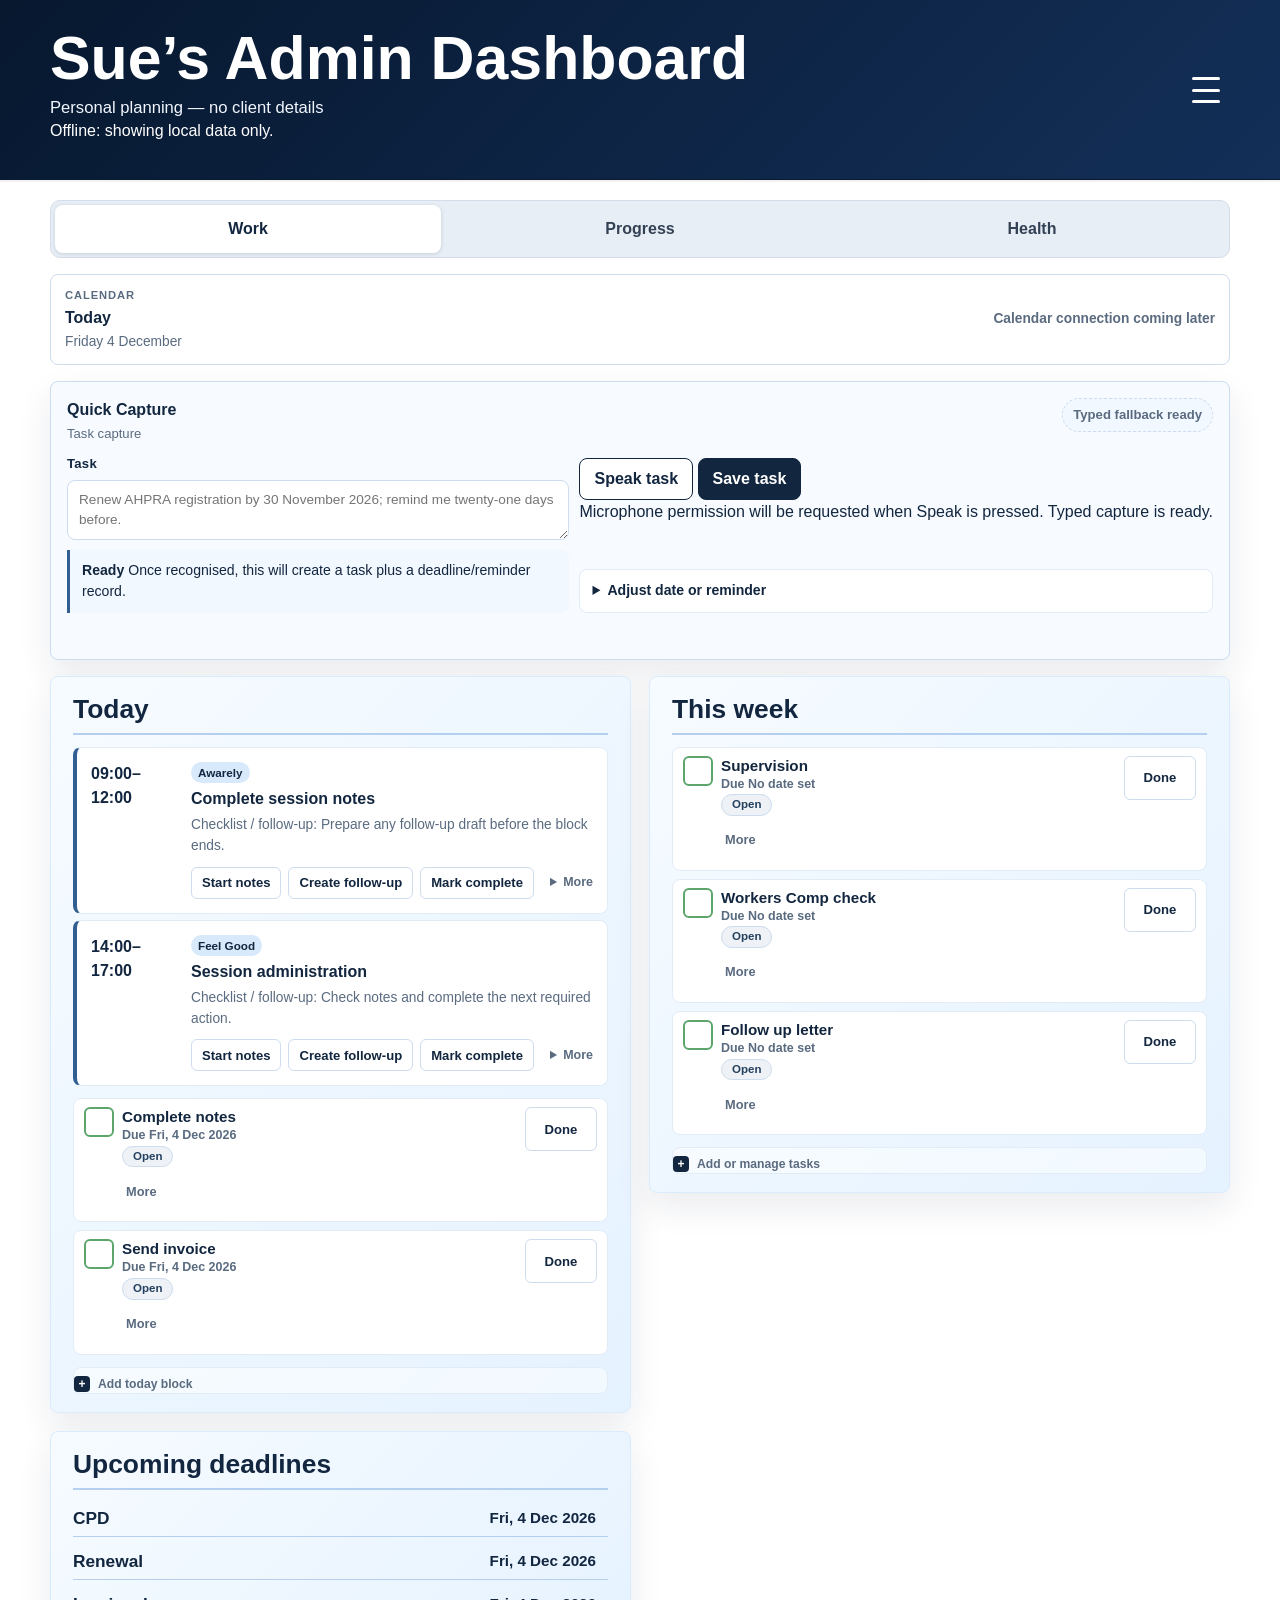
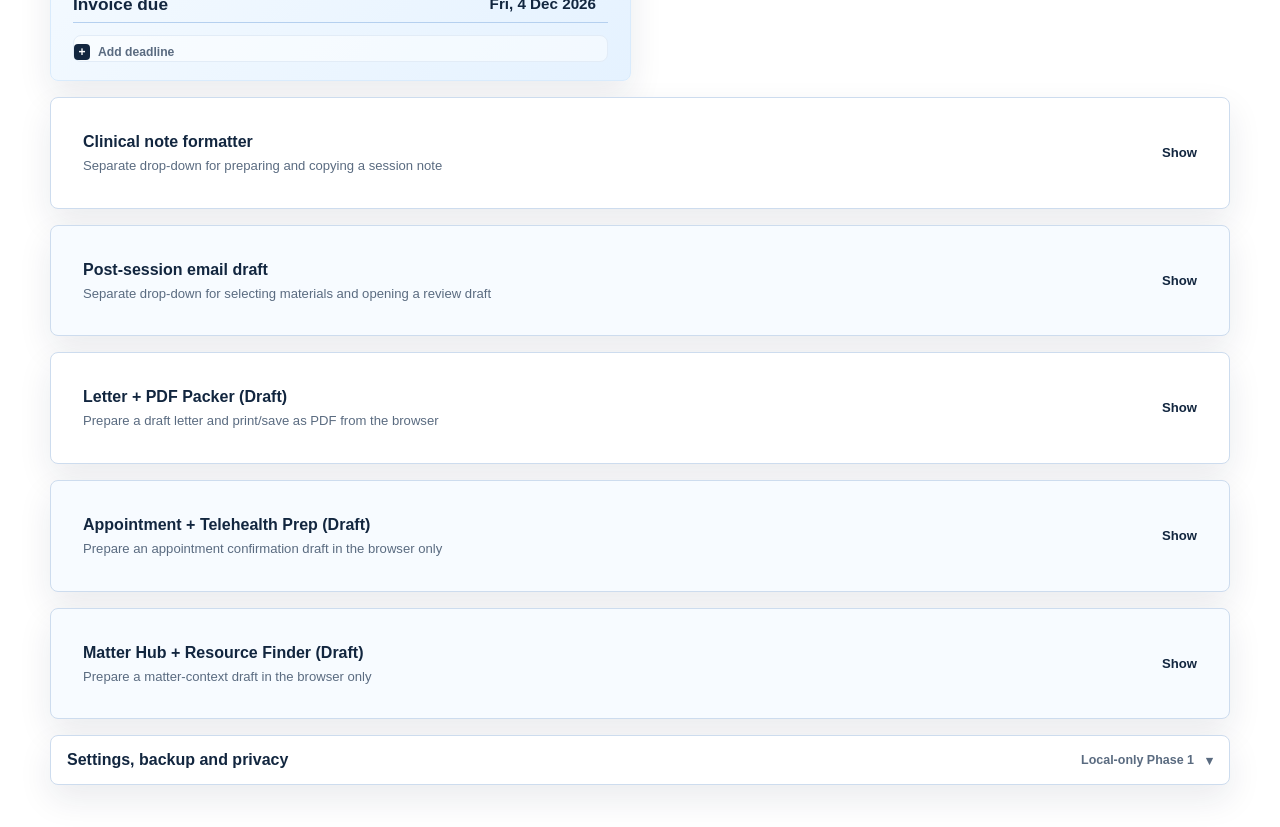
<file: index.html>
<!doctype html>
<html lang="en-AU">
  <head>
    <meta charset="utf-8">
    <meta name="viewport" content="width=device-width, initial-scale=1">
    <title>Sue’s Admin Dashboard</title>
    <link rel="stylesheet" href="styles.css">
  </head>
  <body>
    <header class="topbar" role="banner">
      <div class="topbar__inner">
        <div class="topbar__brand">
          <h1 class="topbar__title">Sue’s Admin Dashboard</h1>
          <p class="topbar__subtitle">Personal planning — no client details</p>
        </div>
        <details class="topbar-menu">
          <summary class="topbar-menu__button" aria-label="Open dashboard menu">
            <span></span>
            <span></span>
            <span></span>
          </summary>
          <div class="topbar-menu__panel">
            <div class="topbar-menu__date">
              <span>Today</span>
              <strong id="today-label">Today</strong>
            </div>
            <button class="button button--ghost" id="load-demo" type="button">Load demo</button>
            <button class="button button--danger" id="reset-empty" type="button">Empty reset</button>
            <a class="menu-link" href="#settings-panel">Settings and backup</a>
          </div>
        </details>
      </div>
    </header>

    <main class="shell" id="main">
      <nav class="view-tabs" role="tablist" aria-label="Dashboard sections">
        <button class="view-tab" id="work-tab" type="button" role="tab" aria-selected="true" aria-controls="work-panel">Work</button>
        <button class="view-tab" id="progress-tab" type="button" role="tab" aria-selected="false" aria-controls="progress-panel" tabindex="-1">Progress</button>
        <button class="view-tab" id="health-tab" type="button" role="tab" aria-selected="false" aria-controls="health-panel" tabindex="-1">Health</button>
      </nav>

      <div class="sr-only" aria-live="polite">
        <span id="summary-open-tasks">0</span>
        <span id="summary-overdue">0</span>
        <span id="summary-upcoming">0</span>
      </div>

      <section id="work-panel" class="tab-panel" role="tabpanel" aria-labelledby="work-tab">
      <section class="calendar-placeholder" aria-labelledby="calendar-placeholder-title">
        <div>
          <span class="calendar-placeholder__eyebrow">Calendar</span>
          <h2 id="calendar-placeholder-title" class="calendar-placeholder__title">Today</h2>
          <p class="calendar-placeholder__date" id="calendar-placeholder-date">Loading today…</p>
        </div>
        <p class="calendar-placeholder__message">Calendar connection coming later</p>
      </section>

      <section class="panel quick-capture-panel" aria-labelledby="capture-title">
        <div class="panel__header panel__header--split">
          <div>
            <h2 id="capture-title" class="section-title">Quick Capture</h2>
            <p class="section-hint">Task capture</p>
          </div>
          <span class="save-state" id="capture-save-state">Typed fallback ready</span>
        </div>
        <form class="form form--capture" id="capture-form">
          <label class="field field--grow">
            <span class="field__label">Task</span>
            <textarea id="capture-text" rows="2" required placeholder="Renew AHPRA registration by 30 November 2026; remind me twenty-one days before."></textarea>
          </label>
          <div class="capture-tools">
            <button class="button button--ghost capture-speak-button" id="capture-speak" type="button">Speak task</button>
            <button class="button" type="submit">Save task</button>
            <p class="capture-status" id="capture-speech-status" role="status" aria-live="polite">Checking microphone support...</p>
          </div>
          <div class="capture-preview" id="capture-preview" aria-live="polite">
            <strong>Ready</strong>
            <span>Once recognised, this will create a task plus a deadline/reminder record.</span>
          </div>
          <details class="capture-adjustments">
            <summary>Adjust date or reminder</summary>
            <div class="form__row">
              <label class="field">
                <span class="field__label">Due date</span>
                <input id="capture-due" type="date" required>
              </label>
              <label class="field">
                <span class="field__label">Reminder lead time in days</span>
                <input id="capture-reminder-days" type="number" min="0" max="365" value="2" inputmode="numeric" required>
              </label>
            </div>
          </details>
          <p class="import-status import-status--info" id="capture-submit-status" role="status" aria-live="polite"></p>
        </form>
      </section>

      <div class="dashboard-grid" aria-label="Dashboard workspace">
        <section class="panel dashboard-card" aria-labelledby="today-title">
          <div class="panel__header">
            <h2 id="today-title" class="section-title">Today</h2>
          </div>
          <ul class="list list--timeline" id="busy-list"></ul>
          <ul class="list list--checks" id="today-task-list"></ul>
          <details class="add-drawer">
            <summary class="add-drawer__summary">Add today block</summary>
            <form class="form" id="busy-form">
              <div class="form__row">
                <label class="field">
                  <span class="field__label">Start</span>
                  <input id="busy-start" type="time" required>
                </label>
                <label class="field">
                  <span class="field__label">End</span>
                  <input id="busy-end" type="time" required>
                </label>
              </div>
              <div class="form__row">
                <label class="field">
                  <span class="field__label">Practice</span>
                  <select id="busy-practice">
                    <option value="Awarely">Awarely</option>
                    <option value="Feel Good">Feel Good</option>
                    <option value="General admin">General admin</option>
                  </select>
                </label>
                <label class="field">
                  <span class="field__label">Purpose / next action</span>
                  <input id="busy-purpose" type="text" maxlength="80" placeholder="Complete notes, prepare follow-up, admin" required>
                </label>
              </div>
              <label class="field">
                <span class="field__label">Optional checklist / follow-up</span>
                <textarea id="busy-next-step" rows="3" maxlength="240" placeholder="Example: send reviewed follow-up email&#10;Check note is complete"></textarea>
              </label>
              <button class="button" type="submit">Add block</button>
            </form>
          </details>
        </section>

        <section class="panel dashboard-card" aria-labelledby="week-title">
          <div class="panel__header">
            <h2 id="week-title" class="section-title">This week</h2>
          </div>
          <ul class="list list--checks" id="task-list"></ul>
          <details class="add-drawer">
            <summary class="add-drawer__summary">Add or manage tasks</summary>
            <form class="form" id="task-form">
              <label class="field">
                <span class="field__label">Task</span>
                <input id="task-title" type="text" maxlength="120" placeholder="General admin action" required>
              </label>
              <div class="form__row">
                <label class="field">
                  <span class="field__label">Due</span>
                  <input id="task-due" type="date">
                </label>
                <label class="field">
                  <span class="field__label">Status</span>
                  <select id="task-status">
                    <option value="Open">Open</option>
                    <option value="Waiting">Waiting</option>
                    <option value="Done">Done</option>
                  </select>
                </label>
              </div>
              <button class="button" type="submit">Add task</button>
            </form>
          </details>
        </section>

        <section class="panel dashboard-card" aria-labelledby="deadlines-title">
          <div class="panel__header">
            <h2 id="deadlines-title" class="section-title">Upcoming deadlines</h2>
          </div>
          <ul class="list list--deadlines" id="deadline-list"></ul>
          <details class="add-drawer">
            <summary class="add-drawer__summary">Add deadline</summary>
            <form class="form" id="deadline-form">
              <label class="field">
                <span class="field__label">Deadline label</span>
                <input id="deadline-title" type="text" maxlength="120" placeholder="Renewal, lodgement, payment, review" required>
              </label>
              <div class="form__row">
                <label class="field">
                  <span class="field__label">Date</span>
                  <input id="deadline-date" type="date" required>
                </label>
                <label class="field">
                  <span class="field__label">Lead time</span>
                  <input id="deadline-lead" type="number" min="0" max="365" value="7" required>
                </label>
              </div>
              <button class="button" type="submit">Add deadline</button>
            </form>
          </details>
        </section>

      </div>

      <details class="panel collapsible-panel clinical-note" id="clinical-note-panel" aria-labelledby="clinical-note-title">
        <summary class="collapsible-panel__summary">
          <span><strong id="clinical-note-title">Clinical note formatter</strong><small>Separate drop-down for preparing and copying a session note</small></span>
          <span class="collapsible-panel__state" aria-hidden="true"></span>
        </summary>
        <div class="collapsible-panel__body">
        <div class="panel__header panel__header--split">
          <div>
            <p class="section-hint">Prepare a temporary, generic note draft before manually entering it into the practice system.</p>
          </div>
          <span class="save-state">DOM-only</span>
        </div>

        <div class="notice-panel notice-panel--clinical" role="note" aria-labelledby="clinical-note-privacy-title">
          <div class="notice-panel__summary">
            <span class="notice-panel__badge" aria-hidden="true">i</span>
            <h3 id="clinical-note-privacy-title" class="notice-panel__title">Temporary preparation only</h3>
          </div>
          <div class="notice-panel__body">
            <p>Input is held only in this page while it is open. It is never saved to localStorage, sent, exported, imported, logged, or written into Feelgood or Awarely.</p>
            <p>Do not include names, dates of birth, contact details, addresses, identifiers, credentials, or other client-identifying information.</p>
          </div>
        </div>

        <form class="form clinical-note__form" id="clinical-note-form">
          <div class="form__row">
            <label class="field">
              <span class="field__label">Practice</span>
              <select id="clinical-practice" required>
                <option value="Feelgood">Feelgood</option>
                <option value="Awarely">Awarely</option>
              </select>
            </label>
            <label class="field">
              <span class="field__label">Note layout</span>
              <select id="clinical-layout" required>
                <option value="progress">Structured progress note</option>
                <option value="contact">Brief contact note</option>
                <option value="follow-up">Follow-up and actions note</option>
              </select>
            </label>
          </div>

          <fieldset class="clinical-note__details">
            <legend>Optional non-identifying session details</legend>
            <div class="form__row form__row--three">
              <label class="field">
                <span class="field__label">Session type</span>
                <input id="clinical-session-type" type="text" maxlength="80" placeholder="Review, intake, check-in">
              </label>
              <label class="field">
                <span class="field__label">Modality</span>
                <input id="clinical-modality" type="text" maxlength="80" placeholder="Phone, video, in person">
              </label>
              <label class="field">
                <span class="field__label">Duration</span>
                <input id="clinical-duration" type="text" maxlength="40" placeholder="Duration only">
              </label>
            </div>
          </fieldset>

          <label class="field">
            <span class="field__label">Paste/source raw notes</span>
            <textarea id="clinical-raw-notes" rows="8" placeholder="Paste de-identified working notes here. Do not include client-identifying details."></textarea>
          </label>

          <label class="field">
            <span class="field__label">Editable generated preview</span>
            <textarea id="clinical-preview" rows="12" placeholder="The formatted note will appear here for review and editing."></textarea>
          </label>

          <div class="actions clinical-note__actions">
            <button class="button" id="copy-clinical-note" type="button">Copy formatted note</button>
            <button class="button button--ghost" id="clear-clinical-note" type="button">Clear all</button>
          </div>
          <p class="import-status import-status--info" id="clinical-note-status" role="status" aria-live="polite"></p>
        </form>
        </div>
      </details>

      <details class="panel collapsible-panel email-draft" id="email-draft-panel" aria-labelledby="email-draft-title">
        <summary class="collapsible-panel__summary">
          <span><strong id="email-draft-title">Post-session email draft</strong><small>Separate drop-down for selecting materials and opening a review draft</small></span>
          <span class="collapsible-panel__state" aria-hidden="true"></span>
        </summary>
        <div class="collapsible-panel__body">
        <div class="panel__header panel__header--split">
          <div>
            <p class="section-hint">Create an editable browser-only test draft. It is not saved, sent or written to the Sheet.</p>
          </div>
          <span class="save-state">DOM-only</span>
        </div>

        <div class="notice-panel notice-panel--clinical" role="note">
          <div class="notice-panel__summary">
            <span class="notice-panel__badge" aria-hidden="true">i</span>
            <h3 class="notice-panel__title">Manual review only</h3>
          </div>
          <div class="notice-panel__body">
            <p>Draft content lives only in this page until refresh. The Gmail button opens a compose window for manual review only; it does not address, save, attach or send.</p>
          </div>
        </div>

        <form class="form email-draft__form" id="email-draft-form">
          <div class="form__row">
            <label class="field">
              <span class="field__label">Purpose</span>
              <select id="email-purpose">
                <option value="Follow-up">Follow-up</option>
                <option value="Appointment summary">Appointment summary</option>
                <option value="Resources">Resources</option>
                <option value="Homework/action plan">Homework/action plan</option>
              </select>
            </label>
            <label class="field">
              <span class="field__label">Optional test recipient label</span>
              <input id="email-test-recipient" type="text" maxlength="80" autocomplete="off" placeholder="Testing label only">
            </label>
          </div>
          <div class="field">
            <span class="field__label" id="materials-source-label">Temporary dummy materials</span>
            <div class="materials-box" id="materials-checklist"></div>
            <div class="inline-add" id="dummy-material-add-row">
              <input id="new-material-input" type="text" maxlength="120" autocomplete="off" placeholder="Add dummy material label">
              <button class="button button--ghost" id="add-material" type="button">Add item</button>
            </div>
          </div>
          <label class="field">
            <span class="field__label">Editable email draft</span>
            <textarea id="email-draft-output" rows="12" placeholder="Generated test email appears here. It is never sent and clears on refresh."></textarea>
          </label>
          <div class="actions">
            <button class="button" id="generate-email-draft" type="button">Generate draft</button>
            <button class="button button--ghost" id="copy-email-draft" type="button">Copy draft</button>
            <button class="button button--ghost" id="open-gmail-draft" type="button">Open Gmail draft</button>
            <button class="button button--danger" id="clear-email-draft" type="button">Clear draft</button>
          </div>
          <p class="import-status import-status--info" id="email-draft-status" role="status" aria-live="polite"></p>
        </form>
        </div>
      </details>

      <details class="panel collapsible-panel letter-packer" id="letter-packer-panel" aria-labelledby="letter-packer-title">
        <summary class="collapsible-panel__summary">
          <span><strong id="letter-packer-title">Letter + PDF Packer (Draft)</strong><small>Prepare a draft letter and print/save as PDF from the browser</small></span>
          <span class="collapsible-panel__state" aria-hidden="true"></span>
        </summary>
        <div class="collapsible-panel__body">
          <div class="panel__header panel__header--split">
            <div>
              <p class="section-hint">Draft-only workspace. Nothing is saved, sent, uploaded, or written back to the Sheet.</p>
            </div>
            <span class="save-state">DOM-only</span>
          </div>

          <div class="notice-panel notice-panel--clinical" role="note" aria-labelledby="letter-packer-privacy-title">
            <div class="notice-panel__summary">
              <span class="notice-panel__badge" aria-hidden="true">i</span>
              <h3 id="letter-packer-privacy-title" class="notice-panel__title">Draft workspace only</h3>
            </div>
            <div class="notice-panel__body">
              <p>Fields on this form are held only in this page while it is open. They are never written to the Sheet, localStorage, email, uploads or any practice system. Refreshing the page clears everything.</p>
              <p><strong>Placeholder templates only.</strong> Final approved letter templates, letterhead/headers, sign-off blocks and document naming rules are still required before any letter is sent to a client.</p>
            </div>
          </div>

          <form class="form letter-packer__form" id="letter-packer-form">
            <div class="form__row">
              <label class="field">
                <span class="field__label">Recipient / client name</span>
                <input id="letter-recipient" type="text" maxlength="120" autocomplete="off" placeholder="Recipient name (draft only)">
              </label>
              <label class="field">
                <span class="field__label">Matter / reference</span>
                <input id="letter-matter" type="text" maxlength="120" autocomplete="off" placeholder="Matter or reference (draft only)">
              </label>
            </div>
            <label class="field">
              <span class="field__label">Letter purpose</span>
              <input id="letter-purpose" type="text" maxlength="160" autocomplete="off" placeholder="Purpose or subject of the letter (draft only)">
            </label>
            <label class="field">
              <span class="field__label">Template (placeholder / draft only)</span>
              <select id="letter-template">
                <option value="general">Placeholder — General correspondence (draft only)</option>
                <option value="followup">Placeholder — Follow-up letter (draft only)</option>
                <option value="request">Placeholder — Information request (draft only)</option>
                <option value="acknowledgement">Placeholder — Acknowledgement (draft only)</option>
              </select>
              <small class="field__hint">These are placeholder wordings. Approved templates are not yet configured.</small>
            </label>
            <div class="field">
              <span class="field__label" id="letter-materials-label">Supporting materials</span>
              <div class="materials-box" id="letter-materials-checklist"></div>
              <small class="field__hint">Shared with the post-session email draft picker. No files are attached or uploaded.</small>
            </div>
            <label class="field">
              <span class="field__label">Editable generated letter draft</span>
              <textarea id="letter-preview" rows="16" placeholder="Draft letter appears here. Edit freely before printing."></textarea>
            </label>
            <div class="actions letter-packer__actions">
              <button class="button" id="generate-letter-draft" type="button">Generate draft</button>
              <button class="button button--ghost" id="download-letter-draft" type="button">Download text package</button>
              <button class="button" id="print-letter-draft" type="button">Print / Save as PDF</button>
              <button class="button button--danger" id="clear-letter-draft" type="button">Clear draft</button>
            </div>
            <p class="import-status import-status--info" id="letter-packer-status" role="status" aria-live="polite"></p>
          </form>
        </div>
      </details>

      <details class="panel collapsible-panel workflow3-panel" id="workflow3-panel" aria-labelledby="workflow3-title">
        <summary class="collapsible-panel__summary">
          <span><strong id="workflow3-title">Appointment + Telehealth Prep (Draft)</strong><small>Prepare an appointment confirmation draft in the browser only</small></span>
          <span class="collapsible-panel__state" aria-hidden="true"></span>
        </summary>
        <div class="collapsible-panel__body">
          <div class="panel__header panel__header--split">
            <div>
              <p class="section-hint">Draft-only preparation. No appointment is added to a calendar, no meeting link is created, and no message is sent.</p>
            </div>
            <span class="save-state">DOM-only</span>
          </div>

          <div class="notice-panel notice-panel--clinical" role="note" aria-labelledby="workflow3-privacy-title">
            <div class="notice-panel__summary">
              <span class="notice-panel__badge" aria-hidden="true">i</span>
              <h3 id="workflow3-privacy-title" class="notice-panel__title">Placeholder preparation only</h3>
            </div>
            <div class="notice-panel__body">
              <p>Fields on this form are held only in this page while it is open. Nothing is written to the Sheet, localStorage, calendar, telehealth platform, email, SMS or any external integration. Refreshing the page clears everything.</p>
              <p><strong>No calendar event is created. No meeting link is generated. No confirmation message is sent.</strong> The generated preview is a draft you can copy into approved tools manually.</p>
              <p>Do not enter clinical or patient content. Client-identifying details must not be written to the Sheet from this tool.</p>
            </div>
          </div>

          <form class="form workflow3__form" id="workflow3-form">
            <div class="form__row">
              <label class="field">
                <span class="field__label">Appointment type (placeholder)</span>
                <select id="wf3-type">
                  <option value="Placeholder — Initial consultation (draft only)">Placeholder — Initial consultation (draft only)</option>
                  <option value="Placeholder — Follow-up review (draft only)">Placeholder — Follow-up review (draft only)</option>
                  <option value="Placeholder — Telehealth check-in (draft only)">Placeholder — Telehealth check-in (draft only)</option>
                  <option value="Placeholder — Brief phone contact (draft only)">Placeholder — Brief phone contact (draft only)</option>
                </select>
                <small class="field__hint">Approved appointment types have not yet been supplied.</small>
              </label>
              <label class="field">
                <span class="field__label">Client / recipient display name (draft only)</span>
                <input id="wf3-recipient" type="text" maxlength="120" autocomplete="off" placeholder="Display name for the draft (not saved)">
              </label>
            </div>
            <div class="form__row form__row--three">
              <label class="field">
                <span class="field__label">Appointment date</span>
                <input id="wf3-date" type="date" autocomplete="off">
              </label>
              <label class="field">
                <span class="field__label">Appointment time</span>
                <input id="wf3-time" type="time" autocomplete="off">
              </label>
              <label class="field">
                <span class="field__label">Duration</span>
                <input id="wf3-duration" type="text" maxlength="40" autocomplete="off" placeholder="e.g. 45 minutes">
              </label>
            </div>
            <label class="field">
              <span class="field__label">Meeting / link (manual paste only)</span>
              <input id="wf3-link" type="text" maxlength="300" autocomplete="off" placeholder="Paste an approved meeting link. This tool never generates one.">
              <small class="field__hint">Optional. No telehealth link is generated by this page.</small>
            </label>

            <div class="field">
              <span class="field__label" id="wf3-checklist-label">Preparation checklist (editable)</span>
              <div class="materials-box" id="wf3-checklist" role="list" aria-labelledby="wf3-checklist-label"></div>
              <div class="inline-add">
                <input id="wf3-new-check" type="text" maxlength="140" autocomplete="off" placeholder="Add checklist item">
                <button class="button button--ghost" id="wf3-add-check" type="button">Add item</button>
              </div>
            </div>

            <label class="field">
              <span class="field__label">Editable confirmation-message preview</span>
              <textarea id="wf3-preview" rows="12" placeholder="A draft confirmation message will appear here. Edit freely, then copy manually into an approved channel."></textarea>
            </label>

            <div class="actions">
              <button class="button" id="wf3-generate" type="button">Generate draft preview</button>
              <button class="button button--ghost" id="wf3-copy" type="button">Copy draft</button>
              <button class="button button--danger" id="wf3-clear" type="button">Clear draft</button>
            </div>
            <p class="import-status import-status--info" id="wf3-status" role="status" aria-live="polite"></p>

            <div class="notice-panel notice-panel--clinical workflow3__pending" role="note" aria-labelledby="workflow3-pending-title">
              <div class="notice-panel__summary">
                <span class="notice-panel__badge" aria-hidden="true">i</span>
                <h3 id="workflow3-pending-title" class="notice-panel__title">Pending inputs before this can leave draft</h3>
              </div>
              <div class="notice-panel__body">
                <ul>
                  <li>Approved appointment types</li>
                  <li>Confirmation message templates</li>
                  <li>Meeting-link process (who generates, from which platform)</li>
                  <li>Cancellation and rescheduling wording</li>
                  <li>Availability rules (hours, buffers, telehealth vs in person)</li>
                  <li>Any mandatory pre-session documents</li>
                </ul>
              </div>
            </div>
          </form>
        </div>
      </details>

      <details class="panel collapsible-panel workflow4-panel" id="workflow4-panel" aria-labelledby="workflow4-title">
        <summary class="collapsible-panel__summary">
          <span><strong id="workflow4-title">Matter Hub + Resource Finder (Draft)</strong><small>Prepare a matter-context draft in the browser only</small></span>
          <span class="collapsible-panel__state" aria-hidden="true"></span>
        </summary>
        <div class="collapsible-panel__body">
          <div class="panel__header panel__header--split">
            <div>
              <p class="section-hint">Page-memory-only preparation. No practice-system login, no client/matter details are written to the Sheet, localStorage, email, files, or calendar.</p>
            </div>
            <span class="save-state">DOM-only</span>
          </div>

          <div class="notice-panel notice-panel--clinical" role="note" aria-labelledby="workflow4-privacy-title">
            <div class="notice-panel__summary">
              <span class="notice-panel__badge" aria-hidden="true">i</span>
              <h3 id="workflow4-privacy-title" class="notice-panel__title">Draft-only matter hub</h3>
            </div>
            <div class="notice-panel__body">
              <p>Fields on this form are held only in this page while it is open. Nothing is written to the Sheet, localStorage, email, files, or calendar. Refreshing the page clears everything.</p>
              <p><strong>No practice system is linked.</strong> The buttons below cannot open a practice record, matter email, matter files, or an appointment — approved system URLs and integration are still required.</p>
            </div>
          </div>

          <form class="form workflow4__form" id="workflow4-form">
            <div class="form__row">
              <label class="field">
                <span class="field__label">Matter / reference display (draft only)</span>
                <input id="wf4-matter" type="text" maxlength="120" autocomplete="off" placeholder="Display label for this draft (not saved)">
              </label>
              <label class="field">
                <span class="field__label">Short context note (draft only)</span>
                <input id="wf4-context" type="text" maxlength="160" autocomplete="off" placeholder="One-line context for the draft (not saved)">
              </label>
            </div>

            <div class="field">
              <span class="field__label" id="wf4-checklist-label">Next-step checklist (editable)</span>
              <div class="materials-box" id="wf4-checklist" role="list" aria-labelledby="wf4-checklist-label"></div>
              <div class="inline-add">
                <label class="sr-only" for="wf4-new-check">Add next-step item</label>
                <input id="wf4-new-check" type="text" maxlength="140" autocomplete="off" placeholder="Add next-step item">
                <button class="button button--ghost" id="wf4-add-check" type="button">Add step</button>
              </div>
            </div>

            <div class="field">
              <span class="field__label" id="wf4-finder-label">Resource finder</span>
              <small class="field__hint" id="wf4-finder-hint">Filters only the approved-material metadata already loaded for the dashboard.</small>
              <label class="sr-only" for="wf4-search">Search approved materials</label>
              <input id="wf4-search" type="search" maxlength="120" autocomplete="off" placeholder="Search approved materials by name or reference">
              <div class="materials-box" id="wf4-results" role="list" aria-labelledby="wf4-finder-label"></div>
            </div>

            <div class="field">
              <span class="field__label" id="wf4-selected-label">Selected resources</span>
              <ul class="list" id="wf4-selected" aria-labelledby="wf4-selected-label"></ul>
            </div>

            <label class="field">
              <span class="field__label">Copyable draft summary</span>
              <textarea id="wf4-summary" rows="10" placeholder="A draft matter-hub summary will appear here. Edit freely, then copy manually into an approved tool."></textarea>
            </label>

            <div class="actions">
              <button class="button" id="wf4-generate" type="button">Generate draft summary</button>
              <button class="button button--ghost" id="wf4-copy" type="button">Copy draft summary</button>
              <button class="button button--danger" id="wf4-clear" type="button">Clear form</button>
            </div>
            <p class="import-status import-status--info" id="wf4-status" role="status" aria-live="polite"></p>

            <fieldset class="workflow4__placeholders">
              <legend>Practice-system links (placeholders — disabled)</legend>
              <div class="actions">
                <button class="button button--ghost" id="wf4-open-record" type="button" disabled aria-disabled="true" title="Disabled — needs approved practice-system URL and integration">Open practice record</button>
                <button class="button button--ghost" id="wf4-open-email" type="button" disabled aria-disabled="true" title="Disabled — needs approved matter-email URL and integration">Open matter email</button>
                <button class="button button--ghost" id="wf4-open-files" type="button" disabled aria-disabled="true" title="Disabled — needs approved matter-files URL and integration">Open matter files</button>
                <button class="button button--ghost" id="wf4-open-appointment" type="button" disabled aria-disabled="true" title="Disabled — needs approved appointment URL and integration">Open appointment</button>
              </div>
              <small class="field__hint">These buttons are disabled. They will remain disabled until approved practice-system URLs and integration details are supplied. This page does not log in to any system, open files, create calendar events, or send messages.</small>
            </fieldset>

            <div class="notice-panel notice-panel--clinical workflow4__pending" role="note" aria-labelledby="workflow4-pending-title">
              <div class="notice-panel__summary">
                <span class="notice-panel__badge" aria-hidden="true">i</span>
                <h3 id="workflow4-pending-title" class="notice-panel__title">Pending information before this can leave draft</h3>
              </div>
              <div class="notice-panel__body">
                <ul>
                  <li>Approved practice-system URL patterns (record, email, files, appointment)</li>
                  <li>Approved authentication/integration method</li>
                  <li>Approved matter-identifier format and where it may be written</li>
                  <li>Approved resource metadata source (currently uses the same approved-material list as the other workflows)</li>
                  <li>Confirmation of what may leave the browser (currently nothing does)</li>
                </ul>
              </div>
            </div>
          </form>
        </div>
      </details>

      </section>

      <section id="progress-panel" class="tab-panel" role="tabpanel" aria-labelledby="progress-tab" hidden>
        <section class="panel progress-panel" aria-labelledby="progress-title">
          <div class="panel__header">
            <h2 id="progress-title" class="section-title">Work progress</h2>
            <p class="section-hint">A running record of completed work. Active tasks stay in Work.</p>
          </div>
          <div class="progress-stats" aria-label="This week’s work summary">
            <div><span>Completed this week</span><strong id="progress-completed">0</strong></div>
            <div><span>Still open</span><strong id="progress-open">0</strong></div>
            <div><span>Reminders due</span><strong id="progress-reminders">0</strong></div>
          </div>
          <h3 class="progress-subtitle">Kanban board</h3>
          <div class="progress-kanban" id="progress-kanban" role="list" aria-label="Task progress board">
            <section class="kanban-col kanban-col--todo" role="listitem" aria-labelledby="kanban-todo-label">
              <header class="kanban-col__header">
                <h4 id="kanban-todo-label" class="kanban-col__title">To do <span class="kanban-col__count" id="kanban-todo-count">0</span></h4>
              </header>
              <ul class="kanban-col__list" id="kanban-todo-list"></ul>
            </section>
            <section class="kanban-col kanban-col--inprogress" role="listitem" aria-labelledby="kanban-inprogress-label">
              <header class="kanban-col__header">
                <h4 id="kanban-inprogress-label" class="kanban-col__title">In progress <span class="kanban-col__count" id="kanban-inprogress-count">0</span></h4>
              </header>
              <ul class="kanban-col__list" id="kanban-inprogress-list"></ul>
            </section>
            <section class="kanban-col kanban-col--done" role="listitem" aria-labelledby="kanban-done-label">
              <header class="kanban-col__header">
                <h4 id="kanban-done-label" class="kanban-col__title">Done this week <span class="kanban-col__count" id="kanban-done-count">0</span></h4>
              </header>
              <ul class="kanban-col__list" id="kanban-done-list"></ul>
            </section>
          </div>
          <details class="progress-history-details" id="progress-history-details">
            <summary class="progress-history-details__summary">
              <span class="progress-subtitle progress-history-details__title">Recently completed</span>
              <span class="progress-history-details__count" id="progress-history-count">0</span>
            </summary>
            <ul class="list progress-history" id="progress-history"></ul>
          </details>
          <p class="kanban-status" id="kanban-status" role="status" aria-live="polite" hidden></p>
        </section>
      </section>

      <section id="health-panel" class="tab-panel" role="tabpanel" aria-labelledby="health-tab" hidden>
      <section class="panel personal-health" aria-labelledby="personal-health-title">
        <div class="panel__header panel__header--split">
          <div>
            <h2 id="personal-health-title" class="section-title">Health</h2>
            <p class="section-hint">Private wellbeing tracker stored through the Google Sheet. Separate from work and clinical data.</p>
          </div>
          <span class="save-state" id="health-week-label">This week</span>
        </div>

        <div class="personal-health__section">
          <div class="personal-health__row">
            <strong class="personal-health__label">Daily activity — 35 minutes</strong>
            <span class="personal-health__meta" id="health-activity-summary">0 of 7 days</span>
          </div>
          <ol class="personal-health__days" id="health-days" aria-label="Daily activity for this week"></ol>
        </div>

        <div class="personal-health__section">
          <div class="personal-health__row">
            <strong class="personal-health__label">Strength — 2 sessions this week</strong>
            <span class="personal-health__meta" id="health-strength-summary">0 of 2</span>
          </div>
          <div class="personal-health__counter">
            <button class="mini-button" type="button" id="health-strength-undo" aria-label="Undo strength session">−</button>
            <div class="personal-health__pips" id="health-strength-pips" aria-hidden="true"></div>
            <button class="mini-button" type="button" id="health-strength-add" aria-label="Mark strength session">+</button>
          </div>
        </div>

        <div class="personal-health__section">
          <div class="personal-health__row">
            <strong class="personal-health__label">Yoga or Pilates — 2 sessions this week</strong>
            <span class="personal-health__meta" id="health-yoga-summary">0 of 2</span>
          </div>
          <div class="personal-health__counter">
            <button class="mini-button" type="button" id="health-yoga-undo" aria-label="Undo yoga or Pilates session">−</button>
            <div class="personal-health__pips" id="health-yoga-pips" aria-hidden="true"></div>
            <button class="mini-button" type="button" id="health-yoga-add" aria-label="Mark yoga or Pilates session">+</button>
          </div>
        </div>

        <p class="import-status import-status--info" id="health-status" role="status" aria-live="polite"></p>
      </section>
      <section class="panel history-card" aria-labelledby="history-card-title">
        <div class="panel__header panel__header--split">
          <div>
            <h2 id="history-card-title" class="section-title">Herstory — Week by week</h2>
            <p class="section-hint">Read-only review of completed tasks and any stored weekly health data, grouped by week.</p>
          </div>
          <span class="save-state">Read-only</span>
        </div>
        <div class="actions">
          <a class="button" href="history.html" aria-label="Open Herstory — Week by week">Open Herstory — Week by week</a>
        </div>
      </section>
      </section>

      <details class="settings-footer" id="settings-panel">
        <summary class="settings-footer__summary">
          <span class="settings-footer__label">Settings, backup and privacy</span>
          <span class="settings-footer__state">Local-only Phase 1</span>
        </summary>
        <div class="secondary">
          <section class="panel panel--xena" aria-labelledby="xena-title">
            <div class="panel__header panel__header--split">
              <div>
                <h2 id="xena-title" class="section-title">Information for Xena</h2>
                <p class="section-hint">Save Sue's preferences locally, then export a file for Telegram.</p>
              </div>
              <span class="save-state" id="xena-save-state">Not saved this session</span>
            </div>
            <details class="add-drawer add-drawer--wide">
              <summary class="add-drawer__summary">Edit information and export</summary>
              <form class="form xena-form" id="xena-form">
                <label class="field">
                  <span class="field__label">Preferred schedule</span>
                  <textarea id="xena-schedule" rows="4" placeholder="Preferred work blocks, quiet times, check-in windows, day structure"></textarea>
                </label>
                <label class="field">
                  <span class="field__label">Inbox labels and purposes</span>
                  <textarea id="xena-inbox-labels" rows="4" placeholder="Use labels or categories only. Do not include email addresses."></textarea>
                </label>
                <label class="field">
                  <span class="field__label">Recurring deadlines and reminder lead times</span>
                  <textarea id="xena-recurring-deadlines" rows="4" placeholder="Example: monthly admin review - remind 5 days before"></textarea>
                </label>
                <label class="field">
                  <span class="field__label">Approvals status</span>
                  <textarea id="xena-approvals" rows="4" placeholder="What Xena may draft, what needs Sue's approval, and what is not approved"></textarea>
                </label>
                <label class="field">
                  <span class="field__label">Dashboard preferences</span>
                  <textarea id="xena-dashboard-preferences" rows="4" placeholder="Preferred sections, labels, ordering, colours, reminders or default views"></textarea>
                </label>
                <div class="actions">
                  <button class="button" type="submit">Save locally</button>
                  <button class="button button--ghost" id="export-json" type="button">Export JSON backup</button>
                  <button class="button button--ghost" id="export-text" type="button">Export text</button>
                  <button class="button button--ghost" id="import-json" type="button">Import JSON</button>
                  <input id="import-json-file" type="file" accept="application/json,.json" hidden>
                </div>
                <p class="import-status" id="import-status" role="status" aria-live="polite"></p>
              </form>
            </details>
          </section>

      <details class="panel collapsible-panel workflow5-panel" id="workflow5-panel" aria-labelledby="workflow5-title">
        <summary class="collapsible-panel__summary">
          <span><strong id="workflow5-title">Workflow 5 — Personal Admin + Progress (Draft)</strong><small>Guide for turning personal admin into tasks, deadlines, and reminders</small></span>
          <span class="collapsible-panel__state" aria-hidden="true"></span>
        </summary>
        <div class="collapsible-panel__body">
          <div class="panel__header panel__header--split">
            <div>
              <p class="section-hint">Browser-only guide. This section does not save anything. It shows what to type into Quick Capture and where to track progress in the sections you already use.</p>
            </div>
            <span class="save-state">DOM-only</span>
          </div>

          <div class="notice-panel notice-panel--clinical" role="note" aria-labelledby="workflow5-privacy-title">
            <div class="notice-panel__summary">
              <span class="notice-panel__badge" aria-hidden="true">i</span>
              <h3 id="workflow5-privacy-title" class="notice-panel__title">Guide only — no data is written</h3>
            </div>
            <div class="notice-panel__body">
              <p>This workflow is a preparation guide. It never writes, edits, or removes tasks, deadlines, reminders, or health data. It does not touch the Google Sheet. Use the shortcut buttons to jump to Quick Capture, Health, or Progress and act there.</p>
              <p>Category templates are placeholder wording only. Confirm dates, fees, and requirements against AHPRA or the responsible professional body before acting.</p>
            </div>
          </div>

          <fieldset class="workflow5__categories" aria-labelledby="workflow5-category-label">
            <legend id="workflow5-category-label">Choose a personal admin category</legend>
            <div class="workflow5__chips" id="wf5-category-chips" role="radiogroup" aria-label="Personal admin categories"></div>
          </fieldset>

          <div class="workflow5__explainer">
            <h3 class="workflow5__subtitle">Task vs deadline vs reminder</h3>
            <dl class="workflow5__glossary">
              <div>
                <dt>Task</dt>
                <dd>An action you must complete (e.g. "Submit CPD activity log"). Lands in <strong>This week</strong> once saved via Quick Capture.</dd>
              </div>
              <div>
                <dt>Deadline</dt>
                <dd>The hard date the task is due by (e.g. "AHPRA registration expires 30 November 2026"). Shows in <strong>Upcoming deadlines</strong>.</dd>
              </div>
              <div>
                <dt>Reminder</dt>
                <dd>A lead-time nudge before the deadline (e.g. "Remind me two days before"). Attaches to the task Quick Capture creates.</dd>
              </div>
            </dl>
          </div>

          <div class="workflow5__capture">
            <div class="workflow5__capture-head">
              <h3 class="workflow5__subtitle">What to say in Quick Capture</h3>
              <span class="workflow5__pill" id="wf5-active-label">Choose a category</span>
            </div>
            <p class="workflow5__hint">Paste or dictate this phrase into Quick Capture. It combines the task, the deadline, and a reminder in one sentence.</p>
            <textarea class="workflow5__phrase" id="wf5-phrase" rows="3" readonly aria-label="Suggested Quick Capture phrase"></textarea>
            <div class="actions workflow5__actions">
              <button class="button" id="wf5-copy-phrase" type="button">Copy phrase</button>
              <button class="button button--ghost" id="wf5-focus-capture" type="button">Open Quick Capture</button>
            </div>
            <p class="import-status import-status--info" id="wf5-status" role="status" aria-live="polite"></p>
          </div>

          <div class="workflow5__checklist-wrap">
            <h3 class="workflow5__subtitle">Checklist — include these details</h3>
            <ul class="workflow5__checklist" id="wf5-checklist" aria-label="Checklist for this category"></ul>
          </div>

          <div class="workflow5__shortcuts" aria-labelledby="wf5-shortcuts-label">
            <h3 class="workflow5__subtitle" id="wf5-shortcuts-label">Where to track it</h3>
            <p class="workflow5__hint">Shortcuts scroll or switch to sections that already exist in this dashboard. No new tracking system is created here.</p>
            <div class="actions workflow5__shortcut-buttons">
              <button class="button" id="wf5-go-capture" type="button">Go to Quick Capture</button>
              <button class="button button--ghost" id="wf5-go-week" type="button">Jump to This week</button>
              <button class="button button--ghost" id="wf5-go-deadlines" type="button">Jump to Upcoming deadlines</button>
              <button class="button button--ghost" id="wf5-go-progress" type="button">Open Progress / Kanban</button>
              <button class="button button--ghost" id="wf5-go-health" type="button">Open Health</button>
            </div>
          </div>

          <div class="notice-panel notice-panel--clinical workflow5__pending" role="note" aria-labelledby="workflow5-pending-title">
            <div class="notice-panel__summary">
              <span class="notice-panel__badge" aria-hidden="true">i</span>
              <h3 id="workflow5-pending-title" class="notice-panel__title">Pending inputs before this can leave draft</h3>
            </div>
            <div class="notice-panel__body">
              <ul>
                <li>Confirmed CPD requirements and the current CPD year end date</li>
                <li>AHPRA registration renewal window and fee schedule</li>
                <li>Professional indemnity insurance renewal date and cover requirements</li>
                <li>Supervision or peer consultation arrangements and review dates</li>
                <li>Preferred lead times for each category</li>
                <li>Confirmation of whether Xena may auto-draft reminders for these categories</li>
              </ul>
            </div>
          </div>
        </div>
      </details>


          <section class="notice-panel notice-panel--footer" aria-labelledby="privacy-title">
            <div class="notice-panel__summary">
              <span class="notice-panel__badge" aria-hidden="true">i</span>
              <h2 id="privacy-title" class="notice-panel__title">Privacy, backup and Phase 1 settings</h2>
            </div>
            <div class="notice-panel__body">
              <p>Keep this dashboard to general admin information only: no client names, matter details, passwords, credentials or real email addresses.</p>
              <p><strong>Back up before changing devices or clearing browser data.</strong> Use Export JSON backup in Information for Xena, then Import JSON to restore it later.</p>
            </div>
          </section>

          <section class="panel panel--backend" aria-labelledby="backend-config-title">
            <div class="panel__header panel__header--split">
              <div>
                <h2 id="backend-config-title" class="section-title">Backend endpoint</h2>
                <p class="section-hint">Optional Apps Script web app exec URL for Sheet-backed reads.</p>
              </div>
              <span class="save-state" id="backend-config-state">Not configured</span>
            </div>
            <form class="form" id="backend-config-form">
              <label class="field">
                <span class="field__label">Apps Script web app exec URL</span>
                <input id="backend-endpoint" type="url" placeholder="https://script.google.com/macros/s/.../exec" autocomplete="off">
              </label>
              <div class="actions">
                <button class="button" type="submit">Save endpoint locally</button>
                <button class="button button--ghost" id="clear-backend-endpoint" type="button">Use local fallback</button>
              </div>
              <p class="import-status import-status--info" id="backend-config-status" role="status" aria-live="polite"></p>
            </form>
          </section>
        </div>
      </details>
    </main>

    <template id="item-template">
      <li class="item">
        <div class="item__content">
          <strong class="item__title"></strong>
          <span class="item__meta"></span>
        </div>
        <div class="item__actions"></div>
      </li>
    </template>

    <div id="letter-print-area" aria-hidden="true"></div>

    <script src="app.js"></script>
  </body>
</html>
</file>
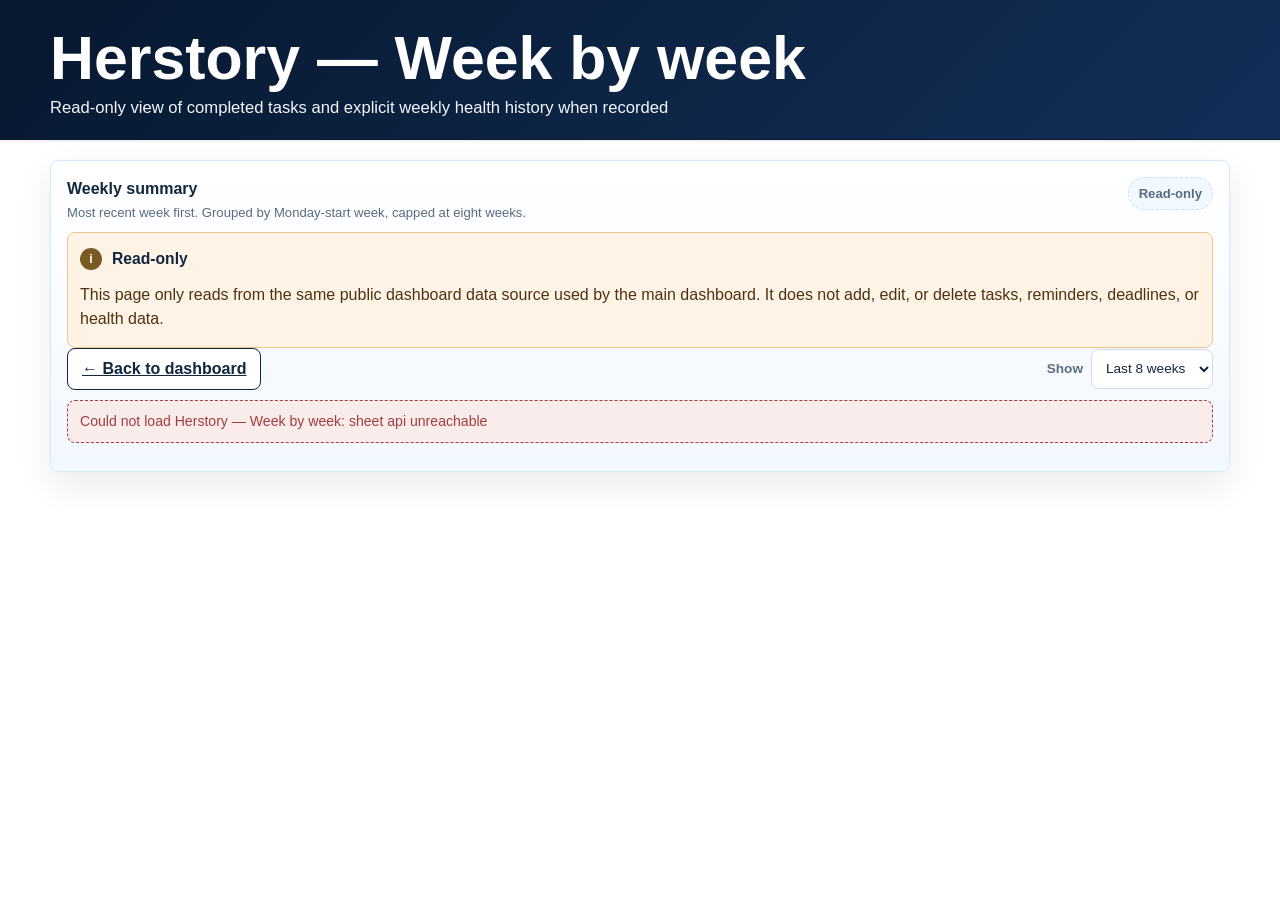
<file: history.html>
<!doctype html>
<html lang="en-AU">
  <head>
    <meta charset="utf-8">
    <meta name="viewport" content="width=device-width, initial-scale=1">
    <title>Herstory — Week by week · Sue’s Admin Dashboard</title>
    <link rel="stylesheet" href="styles.css">
  </head>
  <body>
    <header class="topbar" role="banner">
      <div class="topbar__inner">
        <div class="topbar__brand">
          <h1 class="topbar__title">Herstory — Week by week</h1>
          <p class="topbar__subtitle">Read-only view of completed tasks and explicit weekly health history when recorded</p>
        </div>
      </div>
    </header>

    <main class="shell" id="main">
      <section class="panel history-card" aria-labelledby="history-title">
        <div class="panel__header panel__header--split">
          <div>
            <h2 id="history-title" class="section-title">Weekly summary</h2>
            <p class="section-hint">Most recent week first. Grouped by Monday-start week, capped at eight weeks.</p>
          </div>
          <span class="save-state">Read-only</span>
        </div>

        <div class="notice-panel notice-panel--clinical" role="note" aria-labelledby="history-readonly-title">
          <div class="notice-panel__summary">
            <span class="notice-panel__badge" aria-hidden="true">i</span>
            <h3 id="history-readonly-title" class="notice-panel__title">Read-only</h3>
          </div>
          <div class="notice-panel__body">
            <p>This page only reads from the same public dashboard data source used by the main dashboard. It does not add, edit, or delete tasks, reminders, deadlines, or health data.</p>
          </div>
        </div>

        <div class="history-page__toolbar">
          <a class="button button--ghost" href="index.html">← Back to dashboard</a>
          <label class="history-page__filter">
            <span>Show</span>
            <select id="history-range" aria-label="Number of past weeks to show">
              <option value="4">Last 4 weeks</option>
              <option value="8" selected>Last 8 weeks</option>
            </select>
          </label>
        </div>

        <p id="history-status" class="history-status" role="status" aria-live="polite">Loading Herstory — Week by week…</p>

        <div id="history-weeks" class="history-weeks" aria-live="polite"></div>
      </section>
    </main>

    <script src="history.js"></script>
  </body>
</html>
</file>
<file: styles.css>
:root {
  color-scheme: light;
  --navy: #12263f;
  --navy-deep: #0b1a2c;
  --navy-soft: #24405f;
  --pale: #f2f8ff;
  --pale-strong: #d7e9fb;
  --surface: #f7fbff;
  --ink: #12263f;
  --muted: #5a6b80;
  --line: #cddcee;
  --line-soft: #e2ecf7;
  --danger: #a13d3d;
  --danger-soft: #fbecec;
  --success: #256a4d;
  --warn-tint: #fff3e6;
  --warn-line: #f0c48a;
  --shadow: 0 14px 34px rgba(18, 38, 63, 0.09);
  --radius: 8px;
}

* {
  box-sizing: border-box;
}

html {
  scroll-behavior: smooth;
}

html,
body {
  overflow-x: hidden;
}

body {
  margin: 0;
  min-height: 100vh;
  background: #ffffff;
  color: var(--ink);
  font-family: -apple-system, BlinkMacSystemFont, "Segoe UI", Arial, Helvetica, sans-serif;
  line-height: 1.5;
}

button,
input,
select,
textarea {
  font: inherit;
}

button {
  cursor: pointer;
}

h1,
h2,
p {
  margin-top: 0;
}

h1 {
  margin: 0 0 6px;
  font-size: 1.7rem;
  line-height: 1.15;
}

h2 {
  margin: 0 0 2px;
  font-size: 1.05rem;
}

/* -------- Navy header -------- */

.topbar {
  background: linear-gradient(135deg, #07182f 0%, #132f58 100%);
  color: #ffffff;
  border-bottom: 1px solid var(--navy-deep);
  box-shadow: 0 2px 0 rgba(0, 0, 0, 0.05);
}

.topbar__inner {
  width: min(1180px, calc(100% - 32px));
  margin: 0 auto;
  padding: 24px 0 20px;
  display: flex;
  align-items: center;
  justify-content: space-between;
  gap: 16px;
  flex-wrap: wrap;
  position: relative;
}

.topbar__brand {
  min-width: 0;
}

.topbar__subtitle {
  margin: 4px 0 0;
  color: #f2f7ff;
  font-size: 1.04rem;
  line-height: 1.25;
}

.topbar__kicker {
  display: block;
  margin: 0 0 3px;
  color: var(--pale-strong);
  font-size: 0.68rem;
  font-weight: 800;
  letter-spacing: 0.08em;
  text-transform: uppercase;
}

.topbar__title {
  margin: 0;
  color: #ffffff;
  font-size: clamp(2.1rem, 6vw, 3.8rem);
  font-weight: 800;
  line-height: 1.15;
}

.topbar-menu {
  position: relative;
  z-index: 10;
}

.topbar-menu__button {
  display: grid;
  gap: 6px;
  width: 48px;
  height: 48px;
  padding: 10px;
  border: 0;
  border-radius: 8px;
  cursor: pointer;
  list-style: none;
}

.topbar-menu__button::-webkit-details-marker {
  display: none;
}

.topbar-menu__button span {
  display: block;
  height: 3px;
  border-radius: 3px;
  background: #ffffff;
}

.topbar-menu__panel {
  position: absolute;
  right: 0;
  top: calc(100% + 10px);
  width: min(260px, calc(100vw - 32px));
  display: grid;
  gap: 10px;
  padding: 12px;
  border: 1px solid var(--line);
  border-radius: var(--radius);
  background: #ffffff;
  box-shadow: var(--shadow);
}

.topbar-menu__date {
  color: var(--navy);
  display: grid;
  gap: 2px;
  padding-bottom: 8px;
  border-bottom: 1px solid var(--line-soft);
}

.topbar-menu__date span {
  color: var(--muted);
  font-size: 0.78rem;
  font-weight: 800;
  text-transform: uppercase;
}

.menu-link {
  color: var(--navy);
  font-weight: 800;
  text-decoration: none;
}

.topbar__meta {
  display: flex;
  align-items: center;
  gap: 10px;
  flex-wrap: wrap;
}

.topbar__today {
  display: grid;
  gap: 2px;
  padding: 6px 10px;
  border: 1px solid rgba(255, 255, 255, 0.18);
  border-radius: var(--radius);
  background: rgba(255, 255, 255, 0.06);
  color: #ffffff;
}

.topbar__today-label {
  color: var(--pale-strong);
  font-size: 0.67rem;
  font-weight: 800;
  letter-spacing: 0.08em;
  text-transform: uppercase;
}

.topbar__today strong {
  font-size: 0.84rem;
  font-weight: 700;
}

.topbar__actions {
  display: flex;
  gap: 8px;
  flex-wrap: wrap;
}

/* -------- Shell / layout -------- */

.shell {
  width: min(1180px, calc(100% - 32px));
  margin: 0 auto;
  padding: 20px 0 42px;
  display: grid;
  gap: 16px;
}

/* -------- Work / Health tab strip -------- */

.view-tabs {
  display: grid;
  grid-template-columns: repeat(3, 1fr);
  gap: 6px;
  padding: 4px;
  background: #e8eef5;
  border: 1px solid #d3dce8;
  border-radius: 10px;
}

.view-tab {
  position: relative;
  min-height: 48px;
  border: 0;
  border-radius: 8px;
  background: transparent;
  color: #334155;
  font: inherit;
  font-weight: 700;
  cursor: pointer;
  -webkit-tap-highlight-color: transparent;
  touch-action: manipulation;
}

.view-tab[aria-selected="true"],
.view-tab.is-active {
  background: #ffffff;
  color: var(--navy);
  box-shadow: 0 1px 4px rgba(15, 23, 42, 0.14);
}

.view-tab:focus-visible {
  outline: 3px solid #0b5fff;
  outline-offset: 2px;
}

.tab-panel {
  display: grid;
  gap: 16px;
}

.tab-panel[hidden] {
  display: none !important;
}

.progress-stats { display: grid; grid-template-columns: repeat(3, 1fr); gap: 8px; margin: 14px 0 18px; }
.progress-stats div { min-width: 0; padding: 12px; border: 1px solid var(--line-soft); border-radius: var(--radius); background: var(--pale); }
.progress-stats span { display: block; color: var(--muted); font-size: .72rem; font-weight: 800; line-height: 1.2; text-transform: uppercase; }
.progress-stats strong { display: block; margin-top: 2px; color: var(--navy); font-size: 1.55rem; }
.progress-subtitle { margin: 0; color: var(--navy); font-size: .95rem; }
.progress-history__item { display: grid; gap: 2px; padding: 10px; border-left: 3px solid var(--success); background: #f4faf6; border-radius: 0 var(--radius) var(--radius) 0; }
.progress-history__item span { color: var(--muted); font-size: .82rem; }
.progress-panel { overflow: hidden; }

.progress-kanban {
  display: grid;
  grid-template-columns: repeat(3, minmax(0, 1fr));
  gap: 10px;
  margin: 10px 0 18px;
  min-width: 0;
  max-width: 100%;
}
.kanban-col {
  display: flex;
  flex-direction: column;
  min-width: 0;
  padding: 10px;
  border: 1px solid var(--line-soft);
  border-radius: var(--radius);
  background: var(--pale);
}
.kanban-col__header { margin: 0 0 8px; }
.kanban-col__title {
  display: flex;
  align-items: center;
  gap: 6px;
  margin: 0;
  color: var(--navy);
  font-size: .82rem;
  font-weight: 800;
  text-transform: uppercase;
  letter-spacing: .02em;
}
.kanban-col__count {
  display: inline-flex;
  align-items: center;
  justify-content: center;
  min-width: 22px;
  padding: 1px 7px;
  border-radius: 999px;
  background: #ffffff;
  border: 1px solid var(--line-soft);
  color: var(--navy);
  font-size: .72rem;
  font-weight: 800;
}
.kanban-col--todo { border-top: 3px solid var(--navy-soft); }
.kanban-col--inprogress { border-top: 3px solid #b7811c; background: #fdf7ea; }
.kanban-col--done { border-top: 3px solid var(--success); background: #f4faf6; }
.kanban-col__list { list-style: none; margin: 0; padding: 0; display: grid; gap: 8px; min-width: 0; }
.kanban-card {
  display: grid;
  gap: 2px;
  padding: 9px 10px;
  background: #ffffff;
  border: 1px solid var(--line-soft);
  border-radius: var(--radius);
  min-width: 0;
}
.kanban-card__title { color: var(--navy); font-size: .9rem; line-height: 1.25; overflow-wrap: anywhere; }
.kanban-card__meta { color: var(--muted); font-size: .78rem; overflow-wrap: anywhere; }
.kanban-card--empty {
  background: transparent;
  border: 1px dashed var(--line-soft);
  color: var(--muted);
  font-size: .78rem;
  text-align: center;
  padding: 12px 8px;
}
.kanban-card { cursor: grab; touch-action: manipulation; position: relative; }
.kanban-card:active { cursor: grabbing; }
.kanban-card--empty { cursor: default; }
.kanban-card__header { display: flex; align-items: flex-start; justify-content: space-between; gap: 8px; }
.kanban-card__badge {
  flex: 0 0 auto;
  padding: 1px 6px;
  border-radius: 999px;
  font-size: .62rem;
  font-weight: 800;
  text-transform: uppercase;
  letter-spacing: .04em;
}
.kanban-card__badge--local { background: #fff2d6; color: #7a5a10; border: 1px solid #e7cf94; }
.kanban-card__controls { position: relative; margin-top: 6px; }
.kanban-card__move {
  appearance: none;
  border: 1px solid var(--line-soft);
  background: #ffffff;
  color: var(--navy);
  border-radius: 999px;
  padding: 3px 10px;
  font-size: .72rem;
  font-weight: 700;
  cursor: pointer;
  min-height: 32px;
}
.kanban-card__move:hover, .kanban-card__move:focus-visible { background: var(--pale); outline: none; }
.kanban-card__menu {
  position: absolute;
  top: calc(100% + 4px);
  right: 0;
  z-index: 20;
  display: grid;
  gap: 2px;
  padding: 4px;
  background: #ffffff;
  border: 1px solid var(--line);
  border-radius: var(--radius);
  box-shadow: 0 6px 18px rgba(0,0,0,.12);
  min-width: 140px;
}
.kanban-card__menu-item {
  appearance: none;
  border: 0;
  background: transparent;
  text-align: left;
  padding: 8px 10px;
  border-radius: 6px;
  font-size: .85rem;
  color: var(--navy);
  cursor: pointer;
  min-height: 36px;
}
.kanban-card__menu-item:hover:not([disabled]) { background: var(--pale); }
.kanban-card__menu-item[disabled] { color: var(--muted); cursor: default; }
.kanban-card--dragging { opacity: .5; }
.kanban-card--ghost { opacity: .9; box-shadow: 0 10px 24px rgba(0,0,0,.18); pointer-events: none; }
.kanban-card--saving { outline: 2px dashed var(--navy-soft); outline-offset: 2px; }
.kanban-col__list { min-height: 44px; padding: 4px; border-radius: var(--radius); transition: background-color .12s ease, outline-color .12s ease; }
.kanban-col--drop {
  background: #eaf3ff;
  border-color: #6f91bb;
  box-shadow: inset 0 0 0 2px rgba(36, 64, 95, .2);
}
.kanban-col__list--drop { background: #eaf3ff; outline: 2px dashed var(--navy-soft); }
.kanban-col__list--drop::after {
  content: "Drop here";
  display: block;
  padding: 8px 10px;
  border: 1px dashed #6f91bb;
  border-radius: var(--radius);
  background: #ffffff;
  color: var(--navy);
  font-size: .78rem;
  font-weight: 800;
  text-align: center;
}
body.kanban-dragging { user-select: none; -webkit-user-select: none; overscroll-behavior: contain; }
body.kanban-dragging .kanban-card { touch-action: none; }

.kanban-status {
  margin: 6px 0 0;
  padding: 8px 10px;
  border-radius: var(--radius);
  font-size: .82rem;
  border: 1px solid var(--line-soft);
  background: var(--pale);
  color: var(--navy);
}
.kanban-status--info { background: #eaf3ff; border-color: #b7d1f5; color: #1b3d6b; }
.kanban-status--success { background: #eaf8ef; border-color: #b9e0c6; color: #1f5a34; }
.kanban-status--error { background: #fdecec; border-color: #f0b6b6; color: #7a1f1f; }

.progress-history-details { border: 1px solid var(--line-soft); border-radius: var(--radius); background: var(--pale); padding: 4px 10px; margin-top: 6px; }
.progress-history-details__summary {
  display: flex;
  align-items: center;
  justify-content: space-between;
  gap: 8px;
  cursor: pointer;
  list-style: none;
  padding: 6px 0;
  min-height: 36px;
}
.progress-history-details__summary::-webkit-details-marker { display: none; }
.progress-history-details__summary::before {
  content: "▸";
  color: var(--muted);
  font-size: .75rem;
  transition: transform .12s ease;
}
.progress-history-details[open] .progress-history-details__summary::before { transform: rotate(90deg); }
.progress-history-details__title { flex: 1; }
.progress-history-details__count {
  min-width: 22px;
  padding: 1px 7px;
  border-radius: 999px;
  background: #ffffff;
  border: 1px solid var(--line-soft);
  color: var(--navy);
  font-size: .72rem;
  font-weight: 800;
  text-align: center;
}
.progress-history-details .progress-history { margin-top: 8px; display: grid; gap: 6px; }

@media (max-width: 560px) {
  .progress-stats { grid-template-columns: repeat(3, minmax(0, 1fr)); gap: 5px; margin: 10px 0 12px; }
  .progress-stats div { padding: 8px 6px; }
  .progress-stats span { font-size: .62rem; overflow-wrap: anywhere; }
  .progress-stats strong { font-size: 1.35rem; }
  .progress-history__item { padding: 9px; }
}

@media (max-width: 640px) {
  .progress-kanban {
    display: flex;
    flex-wrap: nowrap;
    grid-template-columns: none;
    gap: 10px;
    width: 100%;
    max-width: 100%;
    overflow-x: auto;
    overflow-y: hidden;
    overscroll-behavior-inline: contain;
    -webkit-overflow-scrolling: touch;
    touch-action: pan-x pan-y;
    scroll-snap-type: x proximity;
    padding: 4px 2px 10px;
    margin-inline: 0;
  }
  .kanban-col {
    flex: 0 0 80vw;
    max-width: 340px;
    min-width: 0;
    scroll-snap-align: start;
  }
  .kanban-col__list { min-height: 88px; }
  .kanban-col__title { font-size: .78rem; }
  body.kanban-dragging { overflow: hidden; touch-action: none; }
}

/* -------- Compact Work overview / collapsible tools -------- */
.calendar-placeholder {
  display: flex;
  align-items: center;
  justify-content: space-between;
  gap: 16px;
  padding: 12px 14px;
  border: 1px solid var(--line);
  border-radius: var(--radius);
  background: #ffffff;
}
.calendar-placeholder__eyebrow { display: block; color: var(--muted); font-size: .7rem; font-weight: 800; letter-spacing: .08em; text-transform: uppercase; }
.calendar-placeholder__title { margin: 2px 0 0; color: var(--navy); font-size: 1rem; }
.calendar-placeholder__date { margin: 2px 0 0; color: var(--muted); font-size: .86rem; }
.calendar-placeholder__message { margin: 0; color: var(--muted); font-size: .86rem; font-weight: 800; text-align: right; }

.collapsible-panel { padding: 0; overflow: hidden; }
.collapsible-panel__summary { display: flex; align-items: center; justify-content: space-between; gap: 16px; padding: 16px; cursor: pointer; list-style: none; }
.collapsible-panel__summary::-webkit-details-marker { display: none; }
.collapsible-panel__summary strong { display: block; color: var(--navy); font-size: 1rem; }
.collapsible-panel__summary small { display: block; margin-top: 2px; color: var(--muted); font-size: .82rem; }
.collapsible-panel__state { color: var(--navy); font-size: .82rem; font-weight: 800; }
.collapsible-panel__state::before { content: "Show"; }
.collapsible-panel[open] .collapsible-panel__state::before { content: "Hide"; }
.collapsible-panel__body { border-top: 1px solid var(--line-soft); padding: 16px; }
.collapsible-panel__body .panel__header { padding: 0 0 12px; }

@media (max-width: 560px) {
  .calendar-placeholder { align-items: flex-start; flex-direction: column; gap: 4px; padding: 10px 12px; }
  .calendar-placeholder__title { font-size: .95rem; }
  .calendar-placeholder__date,
  .calendar-placeholder__message { font-size: .8rem; }
  .calendar-placeholder__message { text-align: left; }
  .collapsible-panel__summary { padding: 10px 12px; }
  .collapsible-panel__summary strong { font-size: .95rem; }
  .collapsible-panel__summary small,
  .collapsible-panel__state { font-size: .78rem; }
  .collapsible-panel__body { padding: 12px; }
}

.materials-box {
  display: grid;
  gap: 8px;
}

.material-item {
  display: flex;
  align-items: flex-start;
  gap: 10px;
  padding: 10px;
  border: 1px solid var(--line-soft);
  border-radius: 8px;
  background: #fff;
}

.material-item input { margin-top: 3px; min-width: 18px; min-height: 18px; }
.material-text { min-width: 0; }
.material-name { display: block; font-weight: 700; }
.material-reference { display: block; margin-top: 3px; font-size: 0.88rem; overflow-wrap: anywhere; }

/* -------- Today: action-led work blocks -------- */
.today-block {
  display: grid;
  grid-template-columns: 86px minmax(0, 1fr);
  gap: 10px 14px;
  align-items: start;
  padding: 14px;
  border: 1px solid var(--line-soft);
  border-left: 4px solid #315f91;
  border-radius: var(--radius);
  background: #ffffff;
}

.today-block.is-done { opacity: .62; border-left-color: var(--success); }
.today-block__time { color: var(--navy); font-weight: 800; font-variant-numeric: tabular-nums; }
.today-block__main { display: grid; gap: 4px; min-width: 0; }
.today-block__practice { width: fit-content; padding: 2px 7px; border-radius: 999px; background: var(--pale-strong); color: var(--navy); font-size: .73rem; font-weight: 800; }
.today-block__next { color: var(--muted); font-size: .86rem; white-space: pre-line; }
.today-block__actions { grid-column: 2; display: flex; align-items: center; gap: 7px; flex-wrap: wrap; }
.today-block__manage { margin-left: auto; }
.today-block__manage summary { color: var(--muted); font-size: .78rem; font-weight: 700; cursor: pointer; }
.today-block__manage[open] { display: flex; align-items: center; gap: 7px; }

@media (max-width: 560px) {
  .today-block { grid-template-columns: 1fr; gap: 9px; padding: 12px; }
  .today-block__time { font-size: .92rem; }
  .today-block__actions { grid-column: 1; gap: 5px; }
  .today-block__actions .mini-button { min-height: 30px; padding: 4px 8px; font-size: .76rem; }
  .today-block__manage { margin-left: 0; flex-basis: 100%; }
  .today-block__manage summary { width: fit-content; padding: 2px 0; color: var(--muted); }
  .today-block__manage[open] { flex-wrap: wrap; }
}

/* -------- Notice panel -------- */

.notice-panel {
  border: 1px solid var(--warn-line);
  border-radius: var(--radius);
  background: var(--warn-tint);
  color: #4a3313;
  padding: 4px 14px;
}

.notice-panel__summary {
  display: flex;
  align-items: center;
  gap: 10px;
  padding: 10px 0 8px;
  font-weight: 700;
}

.notice-panel__title {
  margin: 0;
  color: var(--navy);
  font-size: 0.98rem;
}

.notice-panel__badge {
  display: inline-flex;
  align-items: center;
  justify-content: center;
  width: 22px;
  height: 22px;
  border-radius: 50%;
  background: #7a5a24;
  color: #ffffff;
  font-size: 0.78rem;
  font-weight: 800;
}

.notice-panel__body {
  padding: 4px 0 12px;
}

.notice-panel__body p {
  margin: 0 0 10px;
}

.notice-panel__body p:last-child {
  margin-bottom: 0;
}

.section-title {
  margin: 0;
  color: var(--navy);
  font-size: 1rem;
  font-weight: 800;
}

.section-hint {
  margin: 2px 0 0;
  color: var(--muted);
  font-size: 0.82rem;
}

/* -------- Workspace (three columns desktop) -------- */

.workspace,
.dashboard-grid {
  display: grid;
  grid-template-columns: repeat(2, minmax(0, 1fr));
  gap: 18px;
  align-items: start;
}

.secondary {
  display: grid;
  grid-template-columns: repeat(2, minmax(0, 1fr));
  gap: 16px;
  align-items: start;
}

/* -------- Cards / panels -------- */

.panel {
  border: 1px solid var(--line);
  border-radius: var(--radius);
  background: var(--surface);
  box-shadow: var(--shadow);
  padding: 16px;
  min-width: 0;
}

.dashboard-card {
  min-height: 220px;
  padding: 18px 22px;
  background: linear-gradient(135deg, #f6fbff 0%, #e5f2ff 100%);
  border-color: #d9ebfc;
}

.dashboard-card .section-title {
  padding-bottom: 9px;
  border-bottom: 2px solid #b5d0ef;
  font-size: 1.65rem;
  line-height: 1.1;
  letter-spacing: 0;
}

.panel--capture {
  background: linear-gradient(180deg, #ffffff 0%, var(--pale) 100%);
  border-color: var(--pale-strong);
}

.right-rail {
  display: grid;
  gap: 16px;
}

.panel--sources {
  background: linear-gradient(180deg, #ffffff 0%, var(--pale) 100%);
}

.status-list {
  display: grid;
  gap: 10px;
  margin: 0;
  padding: 0;
  list-style: none;
  color: var(--ink);
  font-size: 0.88rem;
}

.status-list li {
  display: flex;
  align-items: flex-start;
  gap: 8px;
}

.status-list span {
  display: inline-flex;
  flex: 0 0 auto;
  align-items: center;
  justify-content: center;
  width: 18px;
  height: 18px;
  margin-top: 1px;
  border-radius: 50%;
  background: #dff4e7;
  color: var(--success);
  font-size: 0.75rem;
  font-weight: 900;
}

.panel__header {
  margin-bottom: 10px;
}

.panel__header--split {
  display: flex;
  align-items: flex-start;
  justify-content: space-between;
  gap: 12px;
  flex-wrap: wrap;
}

.save-state {
  color: var(--muted);
  font-size: 0.82rem;
  font-weight: 700;
  padding: 6px 10px;
  border: 1px dashed var(--line);
  border-radius: 999px;
  background: var(--pale);
  white-space: nowrap;
}

/* -------- Add drawer -------- */

.add-drawer {
  margin-top: 12px;
  border: 1px solid var(--line-soft);
  border-radius: var(--radius);
  background: var(--pale);
}

.dashboard-card > .add-drawer {
  margin-top: 12px;
  background: rgba(255, 255, 255, 0.48);
}

.dashboard-card > .add-drawer .add-drawer__summary {
  padding: 7px 0 0;
  color: var(--muted);
  font-size: 0.76rem;
}

.dashboard-card > .add-drawer .add-drawer__summary::before {
  width: 16px;
  height: 16px;
  border-radius: 4px;
  font-size: 0.75rem;
}

.add-drawer__summary {
  display: flex;
  align-items: center;
  gap: 8px;
  padding: 9px 12px;
  cursor: pointer;
  color: var(--navy);
  font-weight: 800;
  font-size: 0.86rem;
  list-style: none;
}

.add-drawer__summary::-webkit-details-marker {
  display: none;
}

.add-drawer__summary::before {
  content: "+";
  display: inline-flex;
  align-items: center;
  justify-content: center;
  width: 20px;
  height: 20px;
  border-radius: 6px;
  background: var(--navy);
  color: #ffffff;
  font-weight: 800;
  line-height: 1;
}

.add-drawer[open] .add-drawer__summary::before {
  content: "−";
}

.add-drawer[open] .add-drawer__summary {
  border-bottom: 1px solid var(--line-soft);
}

.add-drawer .form {
  padding: 12px;
  background: var(--surface);
  border-radius: 0 0 var(--radius) var(--radius);
}

.add-drawer--wide {
  background: var(--pale);
}

/* -------- Forms -------- */

.form {
  display: grid;
  gap: 10px;
}

.form--capture {
  grid-template-columns: minmax(0, 1fr) auto;
  align-items: end;
}

.form--capture-compact {
  gap: 8px;
  padding: 8px;
  border: 1px solid var(--line-soft);
  border-radius: 8px;
  background: var(--pale);
}

.dashboard-card .form--capture {
  grid-template-columns: 1fr;
  gap: 8px;
  margin-top: 10px;
}

.dashboard-card .form--capture .button {
  justify-self: start;
}

.dashboard-card textarea {
  min-height: 54px;
  resize: none;
}

.form--capture-compact textarea {
  min-height: 44px;
  padding: 7px 10px;
}

.form--capture-compact .button {
  min-width: 62px;
}

.capture-preview {
  margin: 0;
  padding: 10px 12px;
  border-left: 3px solid #315f91;
  border-radius: 0 var(--radius) var(--radius) 0;
  background: var(--pale);
  color: var(--navy);
  font-size: .88rem;
}

.capture-adjustments { border: 1px solid var(--line-soft); border-radius: var(--radius); background: #ffffff; }
.capture-adjustments summary { padding: 10px 12px; color: var(--navy); font-size: .88rem; font-weight: 800; cursor: pointer; }
.capture-adjustments[open] summary { border-bottom: 1px solid var(--line-soft); }
.capture-adjustments .form__row { padding: 12px; }

.capture-list {
  margin-bottom: 6px;
}

.form__row {
  display: grid;
  grid-template-columns: repeat(2, minmax(0, 1fr));
  gap: 10px;
}

.field {
  display: grid;
  gap: 6px;
  min-width: 0;
  color: var(--muted);
  font-size: 0.85rem;
  font-weight: 800;
}

.field--grow {
  min-width: 0;
}

.field__label {
  color: var(--navy);
  font-size: 0.82rem;
  font-weight: 800;
  letter-spacing: 0.02em;
}

.field__hint {
  color: var(--muted);
  font-size: 0.78rem;
  font-weight: 700;
  line-height: 1.35;
}

input,
select,
textarea {
  width: 100%;
  min-width: 0;
  border: 1px solid var(--line);
  border-radius: 8px;
  background: #ffffff;
  color: var(--ink);
  padding: 9px 11px;
  font-weight: 400;
}

textarea {
  resize: vertical;
}

input:focus,
select:focus,
textarea:focus {
  outline: 3px solid rgba(18, 38, 63, 0.18);
  border-color: var(--navy);
}

.xena-form {
  grid-template-columns: repeat(2, minmax(0, 1fr));
}

.xena-form .actions,
.xena-form .field:first-child,
.xena-form .import-status {
  grid-column: 1 / -1;
}

/* -------- Clinical note formatter -------- */

.clinical-note {
  display: grid;
  gap: 14px;
  background: #ffffff;
}

.clinical-note .panel__header {
  margin-bottom: 0;
}

.notice-panel--clinical {
  padding: 4px 12px;
}

.clinical-note__form {
  gap: 12px;
}

.clinical-note__details {
  min-width: 0;
  margin: 0;
  padding: 12px;
  border: 1px solid var(--line-soft);
  border-radius: var(--radius);
  background: var(--pale);
}

.clinical-note__details legend {
  padding: 0 6px;
  color: var(--navy);
  font-size: 0.82rem;
  font-weight: 800;
}

.form__row--three {
  grid-template-columns: repeat(3, minmax(0, 1fr));
}

.clinical-note textarea {
  min-height: 150px;
}

#clinical-preview {
  min-height: 230px;
  line-height: 1.45;
}

.clinical-note__actions {
  align-items: center;
}

/* -------- Letter packer -------- */

.letter-packer {
  display: grid;
  gap: 14px;
  background: #ffffff;
}

.letter-packer .panel__header {
  margin-bottom: 0;
}

.letter-packer__form {
  gap: 12px;
}

#letter-preview {
  min-height: 280px;
  line-height: 1.45;
}

#letter-print-area {
  display: none;
}

#letter-print-area pre {
  margin: 0;
  color: #111827;
  font: 12pt/1.45 Arial, Helvetica, sans-serif;
  white-space: pre-wrap;
}

@media print {
  body > *:not(#letter-print-area) {
    display: none !important;
  }

  #letter-print-area {
    display: block;
    padding: 24mm 18mm;
  }
}

/* -------- Personal health -------- */

.personal-health {
  display: grid;
  gap: 14px;
  background: #ffffff;
}

.personal-health .panel__header {
  margin-bottom: 0;
}

.personal-health__section {
  display: grid;
  gap: 8px;
  padding: 12px;
  border: 1px solid var(--line-soft);
  border-radius: var(--radius);
  background: var(--pale);
}

.personal-health__row {
  display: flex;
  align-items: baseline;
  justify-content: space-between;
  gap: 10px;
  flex-wrap: wrap;
}

.personal-health__label {
  color: var(--navy);
  font-size: 0.95rem;
  font-weight: 800;
}

.personal-health__meta {
  color: var(--muted);
  font-size: 0.85rem;
  font-weight: 800;
}

.personal-health__days {
  display: grid;
  grid-template-columns: repeat(7, minmax(0, 1fr));
  gap: 6px;
  margin: 0;
  padding: 0;
  list-style: none;
}

.personal-health__day {
  display: grid;
  gap: 4px;
  padding: 8px 4px;
  border: 1px solid var(--line);
  border-radius: 8px;
  background: #ffffff;
  color: var(--navy);
  font-size: 0.78rem;
  font-weight: 800;
  text-align: center;
  cursor: pointer;
  transition: background 0.12s ease, border-color 0.12s ease, color 0.12s ease;
}

.personal-health__day:hover {
  border-color: var(--navy);
  background: var(--pale);
}

.personal-health__day.is-today {
  border-color: var(--navy);
  box-shadow: inset 0 0 0 1px var(--navy);
}

.personal-health__day.is-done {
  background: #5da66b;
  border-color: #5da66b;
  color: #ffffff;
}

.personal-health__day-name {
  display: block;
  font-size: 0.7rem;
  letter-spacing: 0.04em;
  text-transform: uppercase;
}

.personal-health__day-mark {
  display: block;
  font-size: 1.1rem;
  line-height: 1;
}

.personal-health__counter {
  display: flex;
  align-items: center;
  gap: 10px;
  flex-wrap: wrap;
}

.personal-health__pips {
  display: inline-flex;
  gap: 6px;
  align-items: center;
}

.personal-health__pip {
  width: 14px;
  height: 14px;
  border-radius: 50%;
  border: 2px solid var(--navy);
  background: #ffffff;
}

.personal-health__pip.is-filled {
  background: var(--navy);
}

.personal-health__pip.is-bonus {
  border-color: #5da66b;
  background: #5da66b;
}

@media (max-width: 640px) {
  .personal-health__days {
    grid-template-columns: repeat(7, minmax(0, 1fr));
    gap: 4px;
  }

  .personal-health__day {
    padding: 6px 2px;
    font-size: 0.72rem;
  }
}

/* -------- Buttons -------- */

.button {
  min-height: 38px;
  border: 1px solid var(--navy);
  border-radius: 8px;
  background: var(--navy);
  color: #ffffff;
  padding: 8px 14px;
  font-weight: 800;
  transition: background 0.12s ease, color 0.12s ease, border-color 0.12s ease;
}

.button:hover {
  background: var(--navy-deep);
  border-color: var(--navy-deep);
}

.button--ghost {
  background: #ffffff;
  color: var(--navy);
  border-color: var(--navy);
}

.button--ghost:hover {
  background: var(--pale);
  color: var(--navy-deep);
}

.button--danger {
  border-color: #d7a2a2;
  background: var(--danger-soft);
  color: var(--danger);
}

.button--danger:hover {
  background: #f4d5d5;
  border-color: #c68a8a;
}

.mini-button {
  min-height: 32px;
  border: 1px solid var(--line);
  border-radius: 6px;
  background: #ffffff;
  color: var(--navy);
  padding: 5px 10px;
  font-size: 0.82rem;
  font-weight: 800;
}

.mini-button:hover {
  border-color: var(--navy);
  background: var(--pale);
}

.mini-button--danger {
  color: var(--danger);
}

.mini-button--danger:hover {
  border-color: #c68a8a;
  background: var(--danger-soft);
}

.actions {
  display: flex;
  flex-wrap: wrap;
  gap: 10px;
}

/* -------- Lists / items -------- */

.list {
  display: grid;
  gap: 8px;
  margin: 10px 0 0;
  padding: 0;
  list-style: none;
}

.dashboard-card .list {
  margin-top: 12px;
}

.list--compact {
  gap: 6px;
  margin-top: 10px;
}

.item,
.empty {
  border: 0;
  border-radius: 0;
  background: transparent;
}

.item {
  display: flex;
  align-items: flex-start;
  justify-content: space-between;
  gap: 12px;
  padding: 4px 0;
  color: var(--navy);
  font-size: 1.08rem;
}

.item.is-done {
  background: #f0f7f2;
  border-color: #cfe4d5;
}

.item__content {
  display: grid;
  gap: 3px;
  min-width: 0;
  flex: 1 1 auto;
}

.item__title {
  color: var(--navy);
  overflow-wrap: anywhere;
}

.item__meta {
  color: var(--navy);
  font-size: 0.95rem;
}

.status-pill {
  justify-self: start;
  width: fit-content;
  border: 1px solid var(--line);
  border-radius: 999px;
  background: #eef2f6;
  color: var(--navy-soft);
  padding: 2px 10px;
  font-size: 0.72rem;
  font-weight: 900;
  line-height: 1.35;
}

.status-pill--waiting {
  border-color: var(--warn-line);
  background: var(--warn-tint);
  color: #7a5a24;
}

.status-pill--done {
  border-color: #b8dbc5;
  background: #e8f5ee;
  color: var(--success);
}

.item__actions {
  display: flex;
  flex-wrap: wrap;
  justify-content: flex-end;
  gap: 6px;
  flex: 0 0 auto;
}

.dashboard-card .item__actions {
  display: none;
}

.dashboard-card:hover .item__actions,
.dashboard-card:focus-within .item__actions {
  display: flex;
}

#capture-list .item {
  gap: 12px;
}

/* Compact mobile task cards */
#task-list .item,
#today-task-list .item {
  display: grid;
  grid-template-columns: 30px minmax(0, 1fr) auto;
  grid-template-areas:
    "check content done"
    ".     more    .";
  align-items: start;
  column-gap: 8px;
  row-gap: 2px;
  padding: 8px 10px;
  border: 1px solid var(--line-soft);
  border-radius: 8px;
  background: #ffffff;
}

#task-list .item.is-reminder,
#today-task-list .item.is-reminder {
  border-left: 3px solid #d1a15b;
  background: #fffdf8;
}

#task-list .task-check,
#today-task-list .task-check {
  grid-area: check;
  align-self: start;
  display: inline-flex;
  align-items: center;
  justify-content: center;
  width: 30px;
  height: 30px;
  border: 2px solid #5da66b;
  border-radius: 6px;
  background: #ffffff;
  cursor: pointer;
}

#task-list .task-check[aria-pressed="true"],
#today-task-list .task-check[aria-pressed="true"] {
  background: #5da66b;
  color: #ffffff;
}

#task-list .task-check[aria-pressed="true"]::after,
#today-task-list .task-check[aria-pressed="true"]::after {
  content: "✓";
  font-weight: 900;
  line-height: 1;
}

#task-list .item__content,
#today-task-list .item__content {
  grid-area: content;
  display: flex;
  flex-direction: column;
  align-items: flex-start;
  gap: 2px;
  min-width: 0;
}

#task-list .item__title,
#today-task-list .item__title {
  min-width: 0;
  max-width: 100%;
  color: var(--navy);
  font-size: .95rem;
  font-weight: 800;
  line-height: 1.25;
  overflow-wrap: anywhere;
  word-break: break-word;
}

#task-list .item__meta,
#today-task-list .item__meta {
  display: block;
  color: var(--muted);
  font-size: .78rem;
  font-weight: 700;
  line-height: 1.25;
}

#task-list .item.is-reminder .item__meta,
#today-task-list .item.is-reminder .item__meta {
  color: #8a6427;
}

#task-list .status-pill,
#today-task-list .status-pill {
  margin: 0;
  align-self: flex-start;
}

.dashboard-card #task-list .item__actions,
.dashboard-card #today-task-list .item__actions,
.dashboard-card:hover #task-list .item__actions,
.dashboard-card:hover #today-task-list .item__actions,
.dashboard-card:focus-within #task-list .item__actions,
.dashboard-card:focus-within #today-task-list .item__actions {
  display: contents !important;
}

#task-list .task-primary-action,
#today-task-list .task-primary-action {
  grid-area: done;
  align-self: start;
  min-width: 72px;
  min-height: 44px;
  padding: 7px 12px;
  white-space: nowrap;
}

#task-list .task-more,
#today-task-list .task-more {
  grid-area: more;
  min-width: 0;
}

#task-list .task-more__summary,
#today-task-list .task-more__summary {
  display: inline-flex;
  align-items: center;
  min-height: 44px;
  padding: 0 4px;
  color: var(--muted);
  font-size: .8rem;
  font-weight: 800;
  cursor: pointer;
  list-style: none;
}

#task-list .task-more__summary::-webkit-details-marker,
#today-task-list .task-more__summary::-webkit-details-marker {
  display: none;
}

#task-list .task-more[open],
#today-task-list .task-more[open] {
  display: flex;
  flex-wrap: wrap;
  align-items: center;
  gap: 6px;
}

#task-list .task-more .mini-button,
#today-task-list .task-more .mini-button {
  min-height: 44px;
}

#task-list .item::before,
#today-task-list .item::before,
#task-list .item.is-done::before,
#today-task-list .item.is-done::before {
  display: none;
}

#capture-list .item::before {
  content: "";
  flex: 0 0 auto;
  width: 7px;
  height: 7px;
  margin-top: 14px;
  border-radius: 50%;
  background: var(--navy);
}

#deadline-list .item {
  display: grid;
  grid-template-columns: minmax(0, 1fr) minmax(72px, auto) auto;
  align-items: center;
  border-bottom: 1px solid #b5d0ef;
}

#deadline-list .item__content {
  display: contents;
}

#deadline-list .item__meta {
  justify-self: end;
  font-weight: 700;
}

#busy-list .item__meta,
#capture-list .item__meta {
  display: none;
}

#busy-list {
  position: relative;
  gap: 6px;
  margin-bottom: 8px;
}

#busy-list::before {
  display: none;
}

#busy-list .item {
  position: relative;
  padding-left: 0;
  border-width: 0 0 1px;
  border-radius: 0;
  background: transparent;
  font-weight: 800;
}

#busy-list .item::before {
  display: none;
}

#busy-list .empty {
  position: relative;
  z-index: 1;
}

.empty {
  padding: 12px;
  color: var(--muted);
  background: var(--pale);
  border-style: dashed;
  text-align: center;
}

.dashboard-card .empty {
  text-align: left;
  background: transparent;
}

.check-list {
  display: grid;
  gap: 8px;
  margin: 0;
  padding-left: 20px;
  color: var(--muted);
}

.check-list li {
  color: var(--ink);
}

/* -------- Import status -------- */

.import-status {
  grid-column: 1 / -1;
  min-height: 1.4em;
  margin: 0;
  font-size: 0.9rem;
  font-weight: 800;
}

.import-status--info {
  color: var(--muted);
}

.import-status--success {
  color: var(--success);
}

.import-status--error {
  color: var(--danger);
}

.notice-panel--footer {
  align-self: start;
  background: #ffffff;
  border-color: var(--line);
  color: var(--muted);
  box-shadow: var(--shadow);
}

.notice-panel--footer .notice-panel__badge {
  background: var(--navy);
}

.settings-footer {
  border: 1px solid var(--line);
  border-radius: var(--radius);
  background: #ffffff;
  box-shadow: var(--shadow);
  overflow: hidden;
}

.settings-footer__summary {
  display: flex;
  align-items: center;
  justify-content: space-between;
  gap: 12px;
  padding: 12px 16px;
  cursor: pointer;
  color: var(--navy);
  font-weight: 800;
  list-style: none;
}

.settings-footer__summary::-webkit-details-marker {
  display: none;
}

.settings-footer__summary::after {
  content: "▾";
  color: var(--muted);
  font-size: 0.8rem;
}

.settings-footer[open] .settings-footer__summary {
  border-bottom: 1px solid var(--line-soft);
}

.settings-footer[open] .settings-footer__summary::after {
  content: "▴";
}

.settings-footer__label {
  min-width: 0;
}

.settings-footer__state {
  margin-left: auto;
  color: var(--muted);
  font-size: 0.78rem;
  font-weight: 800;
  white-space: nowrap;
}

.settings-footer .secondary {
  padding: 16px;
}

.sr-only {
  position: absolute;
  width: 1px;
  height: 1px;
  padding: 0;
  margin: -1px;
  overflow: hidden;
  clip: rect(0, 0, 0, 0);
  white-space: nowrap;
  border: 0;
}

/* -------- Responsive: 920px -------- */

@media (max-width: 920px) {
  .workspace,
  .dashboard-grid {
    grid-template-columns: 1fr;
  }

  .form__row--three {
    grid-template-columns: 1fr;
  }

  .right-rail {
    grid-column: 1 / -1;
    grid-template-columns: repeat(2, minmax(0, 1fr));
  }

  .xena-form {
    grid-template-columns: 1fr;
  }

  .xena-form .actions,
  .xena-form .field:first-child,
  .xena-form .import-status {
    grid-column: auto;
  }
}

/* -------- Responsive: 640px -------- */

@media (max-width: 640px) {
  h1,
  .topbar__title {
    font-size: 1.28rem;
  }

  .topbar__inner {
    padding: 14px 0;
    flex-direction: row;
    align-items: center;
  }

  .topbar__brand {
    flex: 1 1 auto;
    padding-right: 56px;
  }

  .topbar-menu {
    position: fixed;
    top: 14px;
    right: 16px;
    margin-left: 0;
    z-index: 50;
  }

  .topbar-menu__button {
    display: flex;
    align-items: center;
    justify-content: center;
  }

  .topbar-menu__button span {
    display: none;
  }

  .topbar-menu__button::before {
    content: "☰";
    color: #ffffff;
    font-size: 2rem;
    line-height: 1;
  }

  .topbar__meta {
    width: 100%;
    justify-content: space-between;
  }

  .topbar__actions {
    width: 100%;
  }

  .topbar__actions .button {
    flex: 1 1 auto;
  }

  .shell {
    width: min(100% - 20px, 1180px);
    padding: 10px 0 28px;
    gap: 10px;
  }

  .workspace,
  .dashboard-grid,
  .secondary,
  .right-rail,
  .form__row,
  .form--capture {
    grid-template-columns: 1fr;
  }

  .panel {
    padding: 12px;
  }

  .tab-panel {
    gap: 10px;
  }

  .view-tabs {
    gap: 4px;
  }

  .view-tab {
    min-height: 40px;
  }

  .dashboard-grid {
    gap: 10px;
  }

  .dashboard-card {
    min-height: 0;
    padding: 12px;
  }

  .dashboard-card .section-title {
    padding-bottom: 6px;
    font-size: 1.12rem;
  }

  .dashboard-card .list {
    margin-top: 8px;
  }

  .today-block {
    padding: 10px;
  }

  .item {
    gap: 6px;
    padding: 2px 0;
    font-size: .95rem;
  }

  .mini-button {
    min-height: 28px;
    padding: 4px 8px;
    font-size: .76rem;
  }

  .settings-footer__summary {
    align-items: flex-start;
  }

  .settings-footer__state {
    display: none;
  }

  .settings-footer .secondary {
    padding: 14px;
  }

  .item {
    flex-direction: column;
    align-items: stretch;
  }

  .item__actions {
    justify-content: flex-start;
  }

  .actions .button {
    width: 100%;
  }

  .panel__header--split {
    flex-direction: column;
  }

  .save-state {
    align-self: flex-start;
  }
}

/* -------- Workflow 3: appointment + telehealth prep -------- */
.workflow3__form .materials-box { gap: 6px; }
.materials-box__row {
  display: flex;
  align-items: center;
  gap: 8px;
  padding: 8px 10px;
  border: 1px solid var(--line-soft);
  border-radius: 8px;
  background: #fff;
  flex-wrap: wrap;
}
.materials-box__row input[type="checkbox"] { min-width: 18px; min-height: 18px; }
.materials-box__label { flex: 1 1 220px; min-width: 0; }
.button--small { padding: 6px 10px; font-size: 0.85rem; }
.workflow3__pending { margin-top: 14px; }
.workflow3__pending ul { margin: 6px 0 0 20px; padding: 0; }
.workflow3__pending li { margin: 3px 0; }
@media (max-width: 560px) {
  .materials-box__row { flex-direction: column; align-items: stretch; }
  .materials-box__row .button { width: 100%; }
}

/* -------- Workflow 4: matter hub + resource finder -------- */
.workflow4__form .materials-box { gap: 6px; }
.workflow4__form #wf4-search { width: 100%; }
.workflow4__placeholders {
  margin-top: 14px;
  padding: 10px 12px;
  border: 1px dashed var(--line-soft);
  border-radius: 8px;
  background: #fafafa;
}
.workflow4__placeholders legend { padding: 0 6px; font-weight: 600; }
.workflow4__placeholders .actions { flex-wrap: wrap; }
.workflow4__placeholders .button[disabled] { opacity: 0.55; cursor: not-allowed; }
.workflow4__pending { margin-top: 14px; }
.workflow4__pending ul { margin: 6px 0 0 20px; padding: 0; }
.workflow4__pending li { margin: 3px 0; }
@media (max-width: 560px) {
  .workflow4__placeholders .actions .button { width: 100%; }
}

/* -------- Workflow 5: personal admin + progress guide -------- */
.workflow5__categories {
  margin-top: 14px;
  padding: 10px 12px;
  border: 1px dashed var(--line-soft);
  border-radius: 8px;
  background: #fafafa;
  min-width: 0;
}
.workflow5__categories legend { padding: 0 6px; font-weight: 600; }
.workflow5__chips {
  display: grid;
  grid-template-columns: repeat(auto-fit, minmax(128px, 1fr));
  gap: 8px;
  margin-top: 8px;
  min-width: 0;
}
.workflow5__chip {
  appearance: none;
  border: 1px solid var(--line-soft);
  background: #fff;
  border-radius: 8px;
  padding: 10px 12px;
  font: inherit;
  font-weight: 700;
  color: inherit;
  cursor: pointer;
  min-height: 44px;
  line-height: 1.2;
  text-align: center;
  overflow-wrap: anywhere;
  -webkit-tap-highlight-color: transparent;
  touch-action: manipulation;
}
.workflow5__chip:hover { border-color: var(--navy-soft); }
.workflow5__chip.is-active {
  background: var(--navy);
  color: #fff;
  border-color: var(--navy);
}
.workflow5__chip:focus-visible {
  outline: 3px solid #0b5fff;
  outline-offset: 2px;
}
.workflow5__subtitle {
  font-size: 1rem;
  margin: 18px 0 8px;
}
.workflow5__explainer .workflow5__glossary {
  display: grid;
  grid-template-columns: repeat(auto-fit, minmax(220px, 1fr));
  gap: 10px;
  margin: 0;
}
.workflow5__glossary > div {
  padding: 10px 12px;
  border: 1px solid var(--line-soft);
  border-radius: 8px;
  background: #fff;
}
.workflow5__glossary dt {
  font-weight: 600;
  margin-bottom: 4px;
}
.workflow5__glossary dd {
  margin: 0;
  font-size: 0.92rem;
}
.workflow5__capture {
  margin-top: 14px;
  padding: 12px;
  border: 1px solid var(--line-soft);
  border-radius: 8px;
  background: #fff;
  min-width: 0;
}
.workflow5__capture-head {
  display: flex;
  align-items: baseline;
  justify-content: space-between;
  gap: 8px;
  flex-wrap: wrap;
}
.workflow5__capture-head .workflow5__subtitle { margin: 0; }
.workflow5__pill {
  display: inline-flex;
  align-items: center;
  min-height: 28px;
  max-width: 100%;
  font-size: 0.8rem;
  padding: 2px 10px;
  border-radius: 8px;
  background: #eef2f9;
  color: var(--navy);
  border: 1px solid #d0dbee;
  overflow-wrap: anywhere;
}
.workflow5__hint {
  margin: 6px 0 8px;
  font-size: 0.9rem;
  color: var(--muted);
}
.workflow5__phrase {
  width: 100%;
  min-width: 0;
  min-height: 96px;
  padding: 10px;
  border: 1px solid var(--line-soft);
  border-radius: 8px;
  font-family: inherit;
  font-size: 1rem;
  background: #fafafa;
  resize: vertical;
  overflow-wrap: anywhere;
}
.workflow5__actions { flex-wrap: wrap; margin-top: 8px; gap: 8px; }
.workflow5__checklist-wrap { margin-top: 10px; }
.workflow5__checklist {
  list-style: none;
  padding: 0;
  margin: 0;
  display: grid;
  gap: 6px;
}
.workflow5__checklist li {
  padding: 8px 10px 8px 30px;
  border: 1px solid var(--line-soft);
  border-radius: 8px;
  background: #fff;
  position: relative;
  font-size: 0.92rem;
  overflow-wrap: anywhere;
}
.workflow5__checklist li::before {
  content: "";
  position: absolute;
  left: 10px;
  top: 12px;
  width: 12px;
  height: 12px;
  border: 1px solid #888;
  border-radius: 3px;
  background: #fff;
}
.workflow5__shortcuts { margin-top: 14px; min-width: 0; }
.workflow5__shortcut-buttons { flex-wrap: wrap; gap: 8px; }
.workflow5__pending { margin-top: 14px; }
.workflow5__pending ul { margin: 6px 0 0 20px; padding: 0; }
.workflow5__pending li { margin: 3px 0; }
@media (max-width: 760px) {
  .workflow5__glossary > div,
  .workflow5__capture,
  .workflow5__categories {
    padding: 10px;
  }

  .workflow5__chips {
    grid-template-columns: repeat(2, minmax(0, 1fr));
  }

  .workflow5__capture-head {
    align-items: flex-start;
  }
}
@media (max-width: 560px) {
  .workflow5__chips {
    grid-template-columns: 1fr;
  }

  .workflow5__subtitle {
    font-size: 0.98rem;
  }

  .workflow5__glossary dd,
  .workflow5__hint,
  .workflow5__checklist li {
    font-size: 0.9rem;
  }

  .workflow5__phrase {
    min-height: 116px;
  }

  .workflow5__shortcut-buttons .button,
  .workflow5__actions .button {
    width: 100%;
    min-height: 44px;
  }
}

/* -------- History card + History page (shared narrow styles) -------- */

.history-card {
  background: linear-gradient(180deg, #ffffff 0%, var(--pale) 100%);
  border-color: var(--pale-strong);
}

.history-card .actions {
  margin-top: 10px;
}

.history-page__toolbar {
  display: flex;
  flex-wrap: wrap;
  gap: 10px;
  align-items: center;
  justify-content: space-between;
  margin-bottom: 10px;
}

.history-page__filter {
  display: inline-flex;
  align-items: center;
  gap: 8px;
  color: var(--muted);
  font-size: 0.85rem;
  font-weight: 700;
}

.history-page__filter select {
  min-height: 40px;
  padding: 6px 10px;
  border: 1px solid var(--line);
  border-radius: 8px;
  background: #ffffff;
  color: var(--ink);
}

.history-status {
  margin: 0 0 12px;
  padding: 10px 12px;
  border: 1px dashed var(--line);
  border-radius: var(--radius);
  background: var(--pale);
  color: var(--muted);
  font-size: 0.88rem;
}

.history-status--error {
  border-color: var(--danger);
  background: var(--danger-soft);
  color: var(--danger);
}

.history-status--empty {
  border-style: solid;
}

.history-weeks {
  display: grid;
  gap: 14px;
}

.history-week {
  border: 1px solid var(--line);
  border-radius: var(--radius);
  background: var(--surface);
  padding: 14px 16px;
}

.history-week__header {
  display: flex;
  flex-wrap: wrap;
  gap: 8px;
  align-items: baseline;
  justify-content: space-between;
  margin-bottom: 8px;
  padding-bottom: 6px;
  border-bottom: 1px solid var(--line-soft);
}

.history-week__title {
  margin: 0;
  color: var(--navy);
  font-size: 1rem;
  font-weight: 800;
}

.history-week__range {
  color: var(--muted);
  font-size: 0.82rem;
  font-weight: 700;
}

.history-week__group {
  margin-top: 10px;
}

.history-week__group h4 {
  margin: 0 0 4px;
  color: var(--navy-soft);
  font-size: 0.86rem;
  font-weight: 800;
  text-transform: uppercase;
  letter-spacing: 0.03em;
}

.history-week__list {
  margin: 0;
  padding: 0;
  list-style: none;
  display: grid;
  gap: 4px;
}

.history-week__list li {
  display: flex;
  gap: 8px;
  align-items: baseline;
  color: var(--ink);
  font-size: 0.92rem;
}

.history-week__list time {
  flex: 0 0 auto;
  color: var(--muted);
  font-size: 0.8rem;
  font-variant-numeric: tabular-nums;
}

.history-week__empty {
  margin: 0;
  color: var(--muted);
  font-size: 0.86rem;
}

@media (max-width: 640px) {
  .history-page__toolbar {
    gap: 8px;
  }
  .history-page__filter {
    width: 100%;
    justify-content: space-between;
  }
  .history-week {
    padding: 12px;
  }
}
</file>
